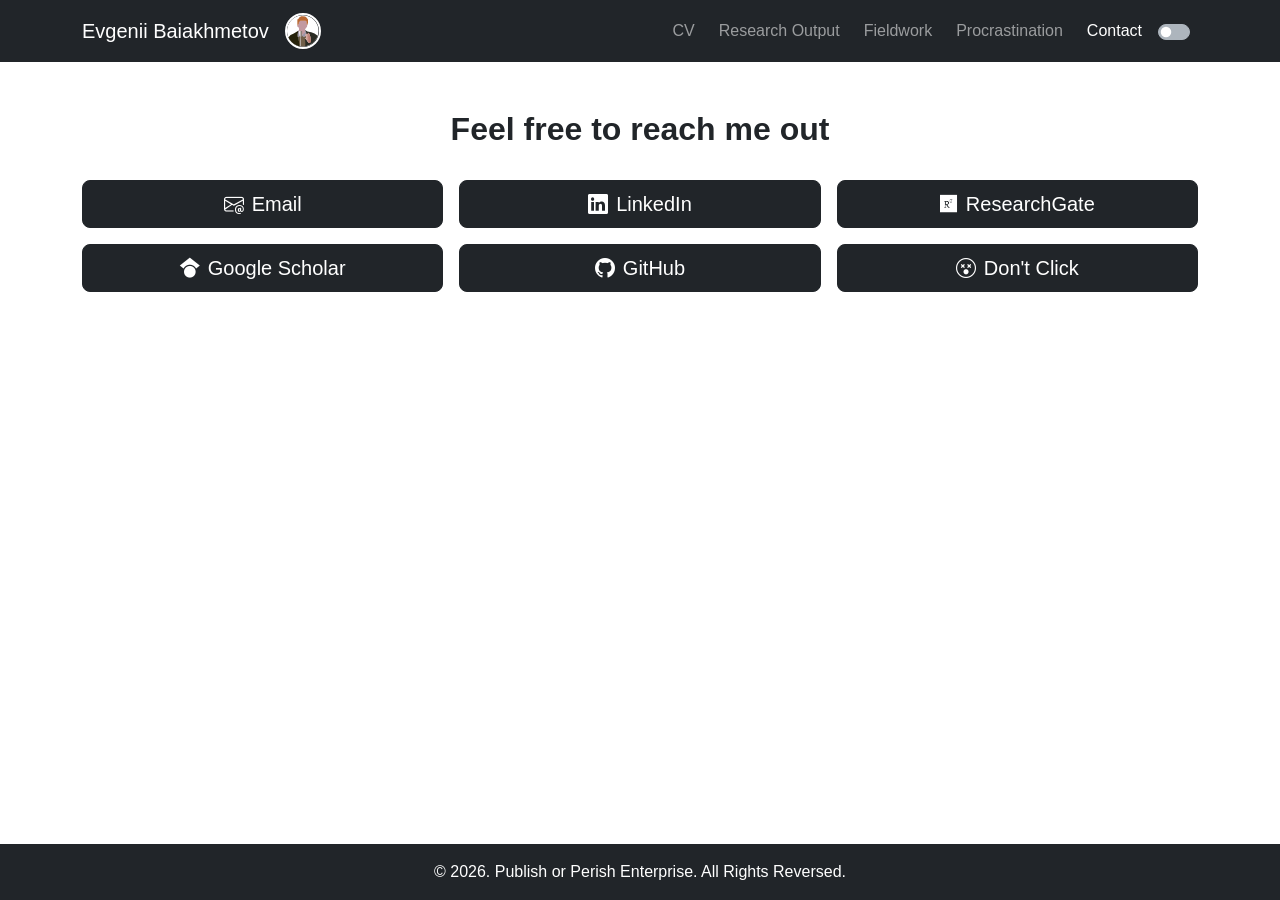
<file: contact.html>
<!DOCTYPE html>
<!-- ADDED data-bs-theme="light" for Bootstrap 5.3's native dark mode support -->
<html lang="en" data-bs-theme="dark">
<head>
    <meta charset="UTF-8">
    <meta name="viewport" content="width=device-width, initial-scale=1.0">
    <title>Contact & Academic Profiles | Evgenii Baiakhmetov</title>
    <meta name="description" content="Connect with Evgenii Baiakhmetov: Email, Google Scholar, ResearchGate, LinkedIn, and GitHub profiles. Researcher in evolutionary biology at XTBG, CAS.">
    <meta name="author" content="Evgenii Baiakhmetov">
    <meta name="keywords" content="Evgenii Baiakhmetov contact, email, Google Scholar, ResearchGate, LinkedIn, GitHub, XTBG CAS">
    <meta name="robots" content="index, follow, max-image-preview:large, max-snippet:-1, max-video-preview:-1">
    <link rel="canonical" href="https://niwdoog.github.io/Evgenii-Baiakhmetov/contact.html">

    <!-- Open Graph / Facebook / LinkedIn -->
    <meta property="og:type" content="profile">
    <meta property="og:url" content="https://niwdoog.github.io/Evgenii-Baiakhmetov/contact.html">
    <meta property="og:title" content="Contact & Academic Profiles | Evgenii Baiakhmetov">
    <meta property="og:description" content="Connect with Evgenii Baiakhmetov: Email, Google Scholar, ResearchGate, LinkedIn, and GitHub profiles.">
    <meta property="og:image" content="https://niwdoog.github.io/Evgenii-Baiakhmetov/avatar1.jpg">
    <meta property="og:site_name" content="Evgenii Baiakhmetov Portfolio">
    <meta property="og:locale" content="en_US">

    <!-- Twitter Cards -->
    <meta name="twitter:card" content="summary_large_image">
    <meta name="twitter:url" content="https://niwdoog.github.io/Evgenii-Baiakhmetov/contact.html">
    <meta name="twitter:title" content="Contact & Academic Profiles | Evgenii Baiakhmetov">
    <meta name="twitter:description" content="Connect with Evgenii Baiakhmetov: Email, Google Scholar, ResearchGate, LinkedIn, and GitHub profiles.">
    <meta name="twitter:image" content="https://niwdoog.github.io/Evgenii-Baiakhmetov/avatar1.jpg">

    <!-- JSON-LD Structured Data: ContactPage -->
    <script type="application/ld+json">
    {
      "@context": "https://schema.org",
      "@type": "ContactPage",
      "@id": "https://niwdoog.github.io/Evgenii-Baiakhmetov/contact.html#contact",
      "url": "https://niwdoog.github.io/Evgenii-Baiakhmetov/contact.html",
      "name": "Contact Evgenii Baiakhmetov",
      "description": "Contact information and professional scholarly profiles for Evgenii Baiakhmetov.",
      "mainEntity": {
        "@type": "Person",
        "name": "Evgenii Baiakhmetov",
        "email": "mailto:eugenebayahmetov@gmail.com",
        "sameAs": [
          "https://scholar.google.com/citations?user=iQx2UpQAAAAJ",
          "https://www.researchgate.net/profile/Evgenii-Baiakhmetov",
          "https://www.linkedin.com/in/evgenii-baiakhmetov/",
          "https://github.com/niwdoog"
        ]
      }
    }
    </script>
    <!-- Bootstrap CSS -->
    <link href="https://cdn.jsdelivr.net/npm/bootstrap@5.3.0/dist/css/bootstrap.min.css" rel="stylesheet">
    <!-- Bootstrap Icons (Email, LinkedIn, GitHub, Don't Click) -->
    <link rel="stylesheet" href="https://cdn.jsdelivr.net/npm/bootstrap-icons@1.11.3/font/bootstrap-icons.min.css">
    <!-- Font Awesome 6 (added ONLY for ResearchGate + Google Scholar) -->
    <link rel="stylesheet" href="https://cdnjs.cloudflare.com/ajax/libs/font-awesome/6.6.0/css/all.min.css">
    <link rel="stylesheet" href="style.css">

    <!-- CSS for the DNA Matrix Easter Egg & Toggle Button -->
    <style>
        #matrixCanvas {
            position: fixed;
            top: 0;
            left: 0;
            width: 100vw;
            height: 100vh;
            z-index: 9999; /* Ensures it covers everything */
            pointer-events: none; /* Allows clicking through the code */
            opacity: 0;
            transition: opacity 0.5s ease;
        }

        /* =========================================================
           TOGGLE BUTTON COLOR CONTROLS (Matched with index.html)
           ========================================================= */
        .form-check-input {
            background-color: #ADB5BD !important;
            border-color: #ADB5BD !important;
            background-image: url("data:image/svg+xml,%3csvg xmlns='http://www.w3.org/2000/svg' viewBox='-4 -4 8 8'%3e%3ccircle r='3' fill='%23ffffff'/%3e%3c/svg%3e") !important;
        }
        .form-check-input:checked {
            background-color: #ADB5BD !important;
            border-color: #ADB5BD !important;
            background-image: url("data:image/svg+xml,%3csvg xmlns='http://www.w3.org/2000/svg' viewBox='-4 -4 8 8'%3e%3ccircle r='3' fill='%23000000'/%3e%3c/svg%3e") !important;
        }
        .form-check-input:focus {
            box-shadow: none !important; 
            outline: none !important; 
        }
        /* ========================================================= */
    </style>
    <script>
        const preTheme = localStorage.getItem('theme') || 'dark';
        document.documentElement.setAttribute('data-bs-theme', preTheme);
    </script>
</head>

<body class="d-flex flex-column min-vh-100">

    <!-- Matrix Canvas (Hidden by default) -->
    <canvas id="matrixCanvas"></canvas>

    <!-- Navigation -->
    <nav class="navbar navbar-expand-lg navbar-dark bg-dark">
        <div class="container">
            <a class="navbar-brand d-flex align-items-center gap-3" href="index.html">
                Evgenii Baiakhmetov
                <!-- ADDED id="matrixLogo" -->
                <img src="logo.svg"
                     id="matrixLogo"
                     alt="Evgenii Baiakhmetov" 
                     class="rounded-circle flex-shrink-0"
                     style="width: 1.8em; height: 1.8em; object-fit: cover; border: 2px solid #fff;">
            </a>
            
            <!-- Mobile Menu Button -->
            <button class="navbar-toggler" type="button" data-bs-toggle="collapse" data-bs-target="#navbarNav" aria-controls="navbarNav" aria-expanded="false" aria-label="Toggle navigation">
                <span class="navbar-toggler-icon"></span>
            </button>

            <div class="collapse navbar-collapse" id="navbarNav">
                <ul class="navbar-nav ms-auto mb-2 mb-lg-0 align-items-center gap-3 gap-lg-2">
                    <li class="nav-item"><a class="nav-link" href="cv.html">CV</a></li>
                    <li class="nav-item"><a class="nav-link" href="Research_Output.html">Research Output</a></li>
                    <li class="nav-item"><a class="nav-link" href="fieldwork.html">Fieldwork</a></li>
                    <li class="nav-item"><a class="nav-link" href="procrastination.html">Procrastination</a></li>
                    <li class="nav-item"><a class="nav-link active" href="contact.html">Contact</a></li>

                    <li class="nav-item theme-toggle-wrapper d-flex align-items-center">
                        <div class="form-check form-switch m-0 d-flex align-items-center">
                            <input class="form-check-input mt-0" type="checkbox" id="theme-toggle" role="switch">
                            <label class="form-check-label text-white ms-2" for="theme-toggle"></label>
                        </div>
                    </li>
                </ul>
            </div>
        </div>
    </nav>

    <!-- Main Content Area -->
    <main class="flex-grow-1 container py-5" style="padding-bottom: 100px !important;">

        <!-- Connect with me Section -->
        <section class="mb-3">
            <div class="text-center mb-3">
                <h2 class="fw-bold fs-2">Feel free to reach me out</h2>
            </div>
            
            <div class="row g-3 mt-2">
                <!-- Email -->
                <div class="col-12 col-md-6 col-lg-4">
                    <a href="mailto:eugenebayahmetov@gmail.com" 
                       class="btn contact-btn btn-lg w-100 d-flex align-items-center justify-content-center gap-2">
                        <i class="bi bi-envelope-at"></i> Email
                    </a>
                </div>
                
                <!-- LinkedIn -->
                <div class="col-12 col-md-6 col-lg-4">
                    <a href="https://www.linkedin.com/in/evgenii-baiakhmetov/" target="_blank" 
                       class="btn contact-btn btn-lg w-100 d-flex align-items-center justify-content-center gap-2">
                        <i class="bi bi-linkedin"></i> LinkedIn
                    </a>
                </div>
                
                <!-- ResearchGate -->
                <div class="col-12 col-md-6 col-lg-4">
                    <a href="https://www.researchgate.net/profile/Evgenii-Baiakhmetov" target="_blank" 
                       class="btn contact-btn btn-lg w-100 d-flex align-items-center justify-content-center gap-2">
                        <i class="fa-brands fa-researchgate"></i> ResearchGate
                    </a>
                </div>
                
                <!-- Google Scholar -->
                <div class="col-12 col-md-6 col-lg-4">
                    <a href="https://scholar.google.com/citations?user=iQx2UpQAAAAJ" target="_blank" 
                       class="btn contact-btn btn-lg w-100 d-flex align-items-center justify-content-center gap-2">
                        <i class="fa-brands fa-google-scholar"></i> Google Scholar
                    </a>
                </div>
                
                <!-- GitHub -->
                <div class="col-12 col-md-6 col-lg-4">
                    <a href="https://github.com/niwdoog" target="_blank" 
                       class="btn contact-btn btn-lg w-100 d-flex align-items-center justify-content-center gap-2">
                        <i class="bi bi-github"></i> GitHub
                    </a>
                </div>
                
                <!-- Don't Click -->
                <div class="col-12 col-md-6 col-lg-4">
                    <a href="dont-click.html" 
                       class="btn contact-btn btn-lg w-100 d-flex align-items-center justify-content-center gap-2">
                        <i class="bi bi-emoji-dizzy"></i> Don't Click
                    </a>
                </div>
            </div>
        </section>

    </main>

    <!-- Footer -->
    <footer class="bg-dark text-white text-center py-3 fixed-bottom">
        &copy; 2026. Publish or Perish Enterprise. All Rights Reversed.
    </footer>

    <!-- Bootstrap JS + your script.js -->
    <script src="https://cdn.jsdelivr.net/npm/bootstrap@5.3.0/dist/js/bootstrap.bundle.min.js"></script>
    <script src="script.js"></script>

    <!-- DNA Matrix Easter Egg Script -->
    <script>
        (function() {
            const canvas = document.getElementById('matrixCanvas');
            const ctx = canvas.getContext('2d');
            const matrixLogo = document.getElementById('matrixLogo');

            canvas.width = window.innerWidth;
            canvas.height = window.innerHeight;

            // DNA Bases + Numbers
            const alphabet = 'ACGT012-9';

            const fontSize = 16;
            let columns = canvas.width / fontSize;
            let drops = [];
            
            // FIX: Randomize the starting positions of the drops so they fall asynchronously from the very first frame!
            for (let x = 0; x < columns; x++) {
                drops[x] = Math.floor(Math.random() * (canvas.height / fontSize)); 
            }

            let matrixInterval;
            let isMatrixActive = false;

            const drawMatrix = () => {
                ctx.fillStyle = 'rgba(0, 0, 0, 0.05)';
                ctx.fillRect(0, 0, canvas.width, canvas.height);
                
                ctx.fillStyle = '#0F0'; 
                ctx.font = fontSize + 'px monospace';
                
                for (let i = 0; i < drops.length; i++) {
                    const text = alphabet.charAt(Math.floor(Math.random() * alphabet.length));
                    ctx.fillText(text, i * fontSize, drops[i] * fontSize);
                    
                    if (drops[i] * fontSize > canvas.height && Math.random() > 0.975) {
                        drops[i] = 0;
                    }
                    drops[i]++;
                }
            };

            const startMatrix = () => {
                if (!isMatrixActive) { 
                    isMatrixActive = true; 
                    canvas.style.opacity = '1'; 
                    matrixInterval = setInterval(drawMatrix, 33); 
                }
            };

            const stopMatrix = () => {
                if (isMatrixActive) {
                    isMatrixActive = false; 
                    canvas.style.opacity = '0';
                    setTimeout(() => { 
                        if (!isMatrixActive) { 
                            clearInterval(matrixInterval); 
                            ctx.clearRect(0, 0, canvas.width, canvas.height); 
                        } 
                    }, 500);
                }
            };

            // DESKTOP: Trigger on mouse hover
            window.addEventListener('mousemove', (e) => {
                if (!matrixLogo) return;
                const rect = matrixLogo.getBoundingClientRect();
                const logoX = rect.left + rect.width / 2;
                const logoY = rect.top + rect.height / 2;
                
                const distance = Math.hypot(e.clientX - logoX, e.clientY - logoY);
                
                if (distance < 80) {
                    startMatrix();
                } else {
                    stopMatrix();
                }
            });

            // MOBILE: Trigger on tap (Runs for 4 seconds then fades out)
            if (matrixLogo) {
                matrixLogo.addEventListener('touchstart', (e) => {
                    startMatrix();
                    setTimeout(stopMatrix, 4000);
                }, { passive: true });
            }

            // Keep canvas sized correctly on rotation
            window.addEventListener('resize', () => {
                canvas.width = window.innerWidth;
                canvas.height = window.innerHeight;
                columns = canvas.width / fontSize;
                drops = [];
                // FIX: Ensure resizing also applies random staggers
                for (let x = 0; x < columns; x++) {
                    drops[x] = Math.floor(Math.random() * (canvas.height / fontSize));
                }
            });
        })();
    </script>
</body>
</html>
</file>
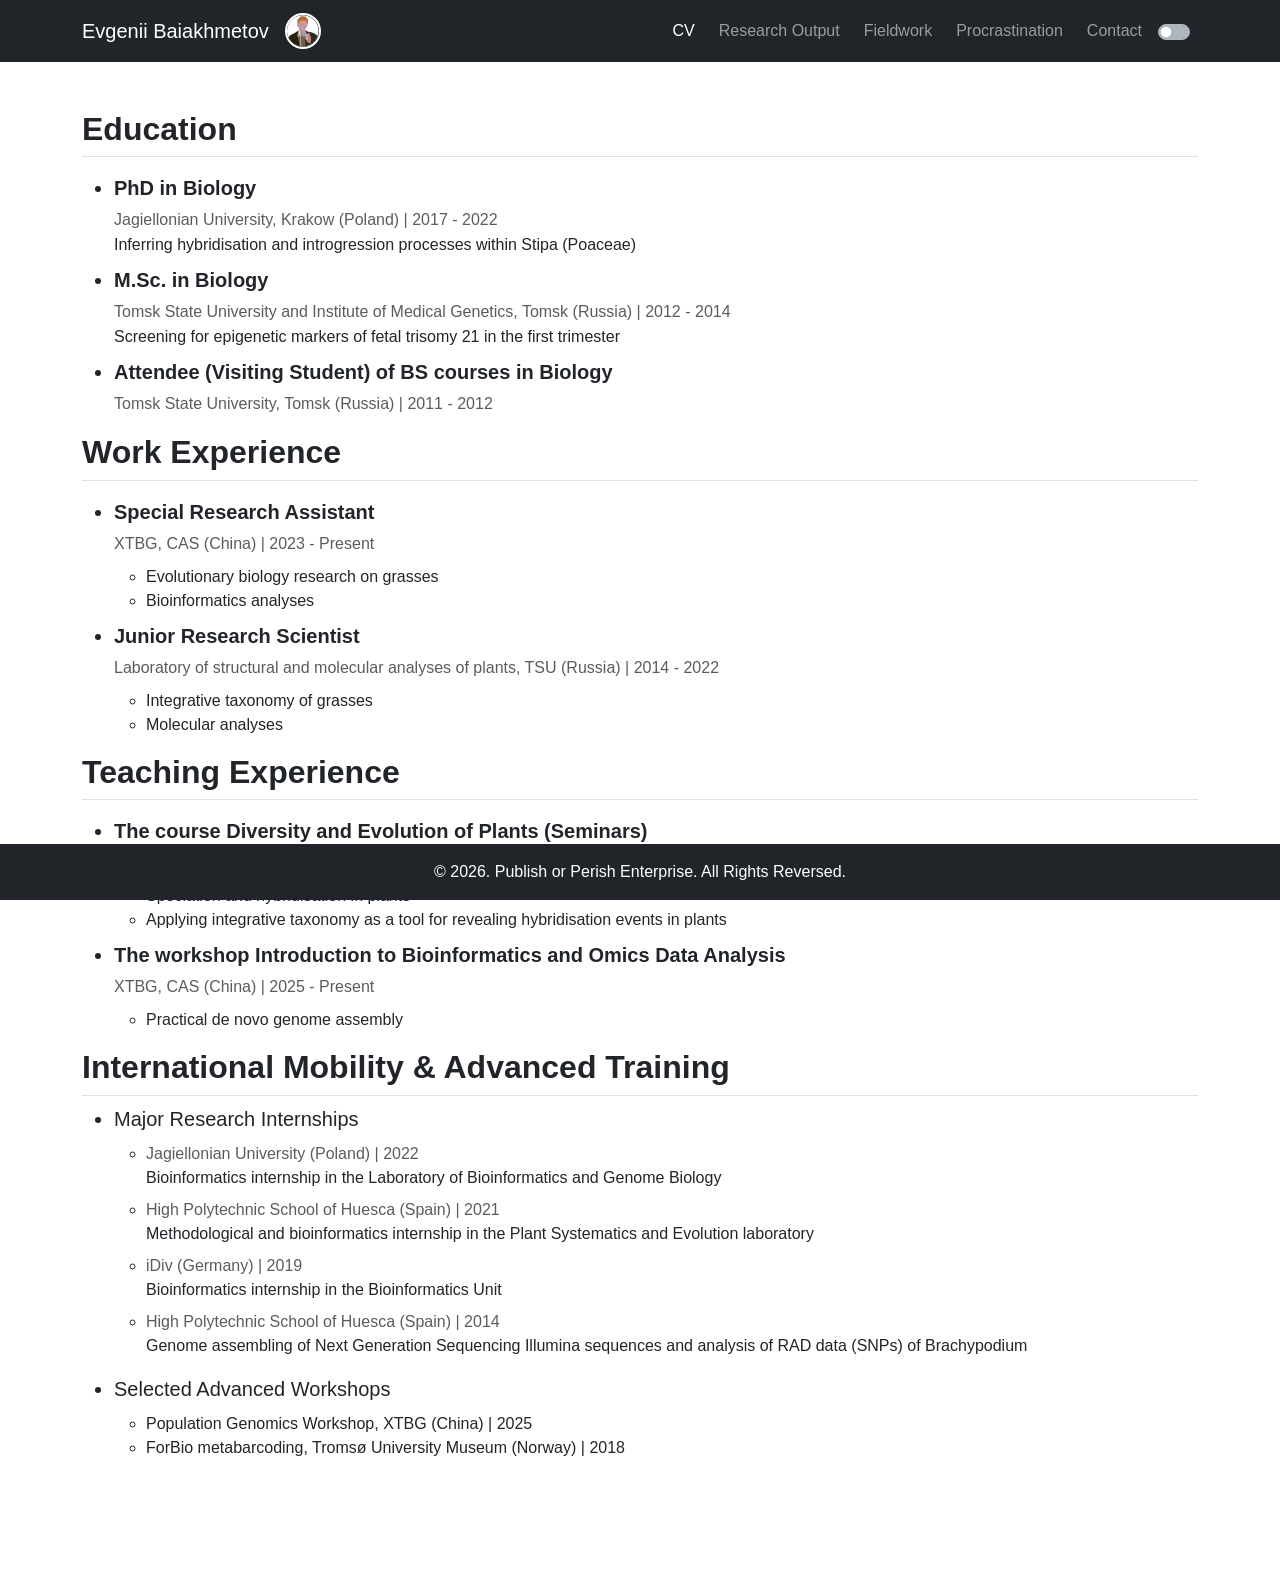
<file: CV.html>
<!DOCTYPE html>
<!-- ADDED data-bs-theme="light" for Bootstrap 5.3's native dark mode support -->
<html lang="en" data-bs-theme="light">
<head>
    <meta charset="UTF-8">
    <meta name="viewport" content="width=device-width, initial-scale=1.0">
    <!-- SEO Meta Tags -->
    <meta name="description" content="Personal portfolio">
    <title>Evgenii Baiakhmetov | CV</title>
    <!-- Bootstrap CSS -->
    <link href="https://cdn.jsdelivr.net/npm/bootstrap@5.3.0/dist/css/bootstrap.min.css" rel="stylesheet">
    <link rel="stylesheet" href="style.css">

    <!-- CSS for the DNA Matrix Easter Egg & Toggle Button -->
    <style>
        #matrixCanvas {
            position: fixed;
            top: 0;
            left: 0;
            width: 100vw;
            height: 100vh;
            z-index: 9999; /* Ensures it covers everything */
            pointer-events: none; /* Allows clicking through the code */
            opacity: 0;
            transition: opacity 0.5s ease;
        }

        /* =========================================================
           TOGGLE BUTTON COLOR CONTROLS (Matched with index.html)
           ========================================================= */
        .form-check-input {
            background-color: #ADB5BD !important;
            border-color: #ADB5BD !important;
            background-image: url("data:image/svg+xml,%3csvg xmlns='http://www.w3.org/2000/svg' viewBox='-4 -4 8 8'%3e%3ccircle r='3' fill='%23ffffff'/%3e%3c/svg%3e") !important;
        }
        .form-check-input:checked {
            background-color: #ADB5BD !important;
            border-color: #ADB5BD !important;
            background-image: url("data:image/svg+xml,%3csvg xmlns='http://www.w3.org/2000/svg' viewBox='-4 -4 8 8'%3e%3ccircle r='3' fill='%23000000'/%3e%3c/svg%3e") !important;
        }
        .form-check-input:focus {
            box-shadow: none !important; 
            outline: none !important; 
        }
        /* ========================================================= */
    </style>
</head>

<body class="d-flex flex-column min-vh-100">

    <!-- Matrix Canvas (Hidden by default) -->
    <canvas id="matrixCanvas"></canvas>

    <!-- Navigation -->
    <nav class="navbar navbar-expand-lg navbar-dark bg-dark">
        <div class="container">
            <a class="navbar-brand d-flex align-items-center gap-3" href="index.html">
                Evgenii Baiakhmetov
                <!-- ADDED id="matrixLogo" -->
                <img src="logo.svg"
                     id="matrixLogo"
                     alt="Evgenii Baiakhmetov" 
                     class="rounded-circle flex-shrink-0"
                     style="width: 1.8em; height: 1.8em; object-fit: cover; border: 2px solid #fff;">
            </a>
            
            <!-- Mobile Menu Button -->
            <button class="navbar-toggler" type="button" data-bs-toggle="collapse" data-bs-target="#navbarNav" aria-controls="navbarNav" aria-expanded="false" aria-label="Toggle navigation">
                <span class="navbar-toggler-icon"></span>
            </button>

            <div class="collapse navbar-collapse" id="navbarNav">
                <ul class="navbar-nav ms-auto mb-2 mb-lg-0 align-items-center gap-3 gap-lg-2">
                    <li class="nav-item"><a class="nav-link active" href="cv.html">CV</a></li>
                    <li class="nav-item"><a class="nav-link" href="Research_Output.html">Research Output</a></li>
                    <li class="nav-item"><a class="nav-link" href="fieldwork.html">Fieldwork</a></li>
                    <li class="nav-item"><a class="nav-link" href="procrastination.html">Procrastination</a></li>
                    <li class="nav-item"><a class="nav-link" href="contact.html">Contact</a></li>

                    <li class="nav-item theme-toggle-wrapper d-flex align-items-center">
                        <div class="form-check form-switch m-0 d-flex align-items-center">
                            <input class="form-check-input mt-0" type="checkbox" id="theme-toggle" role="switch">
                            <label class="form-check-label text-white ms-2" for="theme-toggle"></label>
                        </div>
                    </li>
                </ul>
            </div>
        </div>
    </nav>

    <!-- Main Content Area -->
    <main class="flex-grow-1 container py-5" style="padding-bottom: 100px !important;">  

        <!-- Education Section -->
        <section class="mb-3">
            <h2 class="fw-bold fs-2 border-bottom pb-2">Education</h2>
            <ul class="fs-5 mt-3">
                <li class="mb-2">
                    <strong>PhD in Biology</strong> <br>
                    <span class="text-muted fs-6"> Jagiellonian University, Krakow (Poland) | 2017 - 2022</span>
                    <p class="mb-0 fs-6">Inferring hybridisation and introgression processes within Stipa (Poaceae)</p>
                </li>
                <li class="mb-2">
                    <strong>M.Sc. in Biology</strong> <br>
                    <span class="text-muted fs-6">Tomsk State University and Institute of Medical Genetics, Tomsk (Russia) | 2012 - 2014</span>
                <p class="mb-0 fs-6">Screening for epigenetic markers of fetal trisomy 21 in the first trimester</p>
                </li>
                <li class="mb-2">
                    <strong>Attendee (Visiting Student) of BS courses in Biology</strong> <br>
                    <span class="text-muted fs-6">Tomsk State University, Tomsk (Russia) | 2011 - 2012</span>
                </li>
            </ul>
        </section>

        <!-- Work Experience Section -->
        <section class="mb-3">
            <h2 class="fw-bold fs-2 border-bottom pb-2">Work Experience</h2>
            <ul class="fs-5 mt-3">
                <li class="mb-2">
                    <strong>Special Research Assistant</strong> <br>
                    <span class="text-muted fs-6">XTBG, CAS (China) | 2023 - Present</span>
                    <ul class="fs-6 mt-2">
                        <li>Evolutionary biology research on grasses</li>
                        <li>Bioinformatics analyses</li>
                    </ul>
                </li>
                <li class="mb-2">
                    <strong>Junior Research Scientist</strong> <br>
                    <span class="text-muted fs-6">Laboratory of structural and molecular analyses of plants, TSU (Russia) | 2014 - 2022</span>
                    <ul class="fs-6 mt-2">
                        <li>Integrative taxonomy of grasses</li>
                        <li>Molecular analyses</li>
                    </ul>
                </li>
            </ul>
        </section>

        <!-- Teaching Experience Section -->
        <section class="mb-3">
            <h2 class="fw-bold fs-2 border-bottom pb-2">Teaching Experience</h2>
            <ul class="fs-5 mt-3">
                <li class="mb-2">
                    <strong>The course Diversity and Evolution of Plants (Seminars)</strong> <br>
                    <span class="text-muted fs-6">Jagiellonian University, Krakow (Poland) | 2020 - 2023</span>
                    <ul class="fs-6 mt-2">
                        <li>Speciation and hybridisation in plants</li>
                        <li>Applying integrative taxonomy as a tool for revealing hybridisation events in plants</li>
                    </ul>
                </li>
                <li class="mb-2">
                    <strong>The workshop Introduction to Bioinformatics and Omics Data Analysis</strong> <br>
                    <span class="text-muted fs-6">XTBG, CAS (China) | 2025 - Present</span>
                    <ul class="fs-6 mt-2">
                        <li>Practical de novo genome assembly</li>
                    </ul>
                </li>
            </ul>
        </section>

        <!-- Mobility & Training Section -->
        <section class="mb-3">
            <h2 class="fw-bold fs-2 border-bottom pb-2">International Mobility & Advanced Training</h2>
            <ul class="fs-5 mt-2">
                <li class="mb-2">Major Research Internships</li>
                    <ul class="fs-6 mt-2">
                        <li><span class="text-muted">Jagiellonian University (Poland) | 2022</span>
                        <p class="mb-0">Bioinformatics internship in the Laboratory of Bioinformatics and Genome Biology</p></li>
                        
                        <li class="mt-2"><span class="text-muted">High Polytechnic School of Huesca (Spain) | 2021</span>
                        <p class="mb-0">Methodological and bioinformatics internship in the Plant Systematics and Evolution laboratory</p></li>
                        
                        <li class="mt-2"><span class="text-muted">iDiv (Germany) | 2019</span>
                        <p class="mb-0">Bioinformatics internship in the Bioinformatics Unit</p></li>
                        
                        <li class="mt-2"><span class="text-muted">High Polytechnic School of Huesca (Spain) | 2014</span>
                        <p class="mb-0">Genome assembling of Next Generation Sequencing Illumina sequences and analysis of RAD data (SNPs) of Brachypodium</p></li>
                    </ul>
                <li class="mb-2 mt-3">Selected Advanced Workshops</li>
                    <ul class="fs-6 mt-2">
                        <li>Population Genomics Workshop, XTBG (China) | 2025</li>
                        <li>ForBio metabarcoding, Tromsø University Museum (Norway) | 2018</li>
                    </ul>
            </ul>
        </section>

    </main>

    <!-- Footer -->
    <footer class="bg-dark text-white text-center py-3 fixed-bottom">
        &copy; 2026. Publish or Perish Enterprise. All Rights Reversed.
    </footer>

    <!-- Bootstrap JS + your script.js -->
    <script src="https://cdn.jsdelivr.net/npm/bootstrap@5.3.0/dist/js/bootstrap.bundle.min.js"></script>
    <script src="script.js"></script>

    <!-- DNA Matrix Easter Egg Script -->
    <script>
        (function() {
            const canvas = document.getElementById('matrixCanvas');
            const ctx = canvas.getContext('2d');
            const matrixLogo = document.getElementById('matrixLogo');

            canvas.width = window.innerWidth;
            canvas.height = window.innerHeight;

            // DNA Bases + Numbers
            const latin = 'ACGT';
            const nums = '012-9';
            const alphabet = latin + nums;

            const fontSize = 16;
            let columns = canvas.width / fontSize;
            let drops = [];
            
            // FIX: Randomize the starting positions of the drops so they fall asynchronously from the very first frame!
            for (let x = 0; x < columns; x++) {
                drops[x] = Math.floor(Math.random() * (canvas.height / fontSize)); 
            }

            let matrixInterval;
            let isMatrixActive = false;

            const drawMatrix = () => {
                ctx.fillStyle = 'rgba(0, 0, 0, 0.05)';
                ctx.fillRect(0, 0, canvas.width, canvas.height);
                
                ctx.fillStyle = '#0F0'; 
                ctx.font = fontSize + 'px monospace';
                
                for (let i = 0; i < drops.length; i++) {
                    const text = alphabet.charAt(Math.floor(Math.random() * alphabet.length));
                    ctx.fillText(text, i * fontSize, drops[i] * fontSize);
                    
                    if (drops[i] * fontSize > canvas.height && Math.random() > 0.975) {
                        drops[i] = 0;
                    }
                    drops[i]++;
                }
            };

            const startMatrix = () => {
                if (!isMatrixActive) { 
                    isMatrixActive = true; 
                    canvas.style.opacity = '1'; 
                    matrixInterval = setInterval(drawMatrix, 33); 
                }
            };

            const stopMatrix = () => {
                if (isMatrixActive) {
                    isMatrixActive = false; 
                    canvas.style.opacity = '0';
                    setTimeout(() => { 
                        if (!isMatrixActive) { 
                            clearInterval(matrixInterval); 
                            ctx.clearRect(0, 0, canvas.width, canvas.height); 
                        } 
                    }, 500);
                }
            };

            // DESKTOP: Trigger on mouse hover
            window.addEventListener('mousemove', (e) => {
                if (!matrixLogo) return;
                const rect = matrixLogo.getBoundingClientRect();
                const logoX = rect.left + rect.width / 2;
                const logoY = rect.top + rect.height / 2;
                
                const distance = Math.hypot(e.clientX - logoX, e.clientY - logoY);
                
                if (distance < 80) {
                    startMatrix();
                } else {
                    stopMatrix();
                }
            });

            // MOBILE: Trigger on tap (Runs for 4 seconds then fades out)
            if (matrixLogo) {
                matrixLogo.addEventListener('touchstart', (e) => {
                    startMatrix();
                    setTimeout(stopMatrix, 4000);
                }, { passive: true });
            }

            // Keep canvas sized correctly on rotation
            window.addEventListener('resize', () => {
                canvas.width = window.innerWidth;
                canvas.height = window.innerHeight;
                columns = canvas.width / fontSize;
                drops = [];
                // FIX: Ensure resizing also applies random staggers
                for (let x = 0; x < columns; x++) {
                    drops[x] = Math.floor(Math.random() * (canvas.height / fontSize));
                }
            });
        })();
    </script>
</body>
</html>
</file>
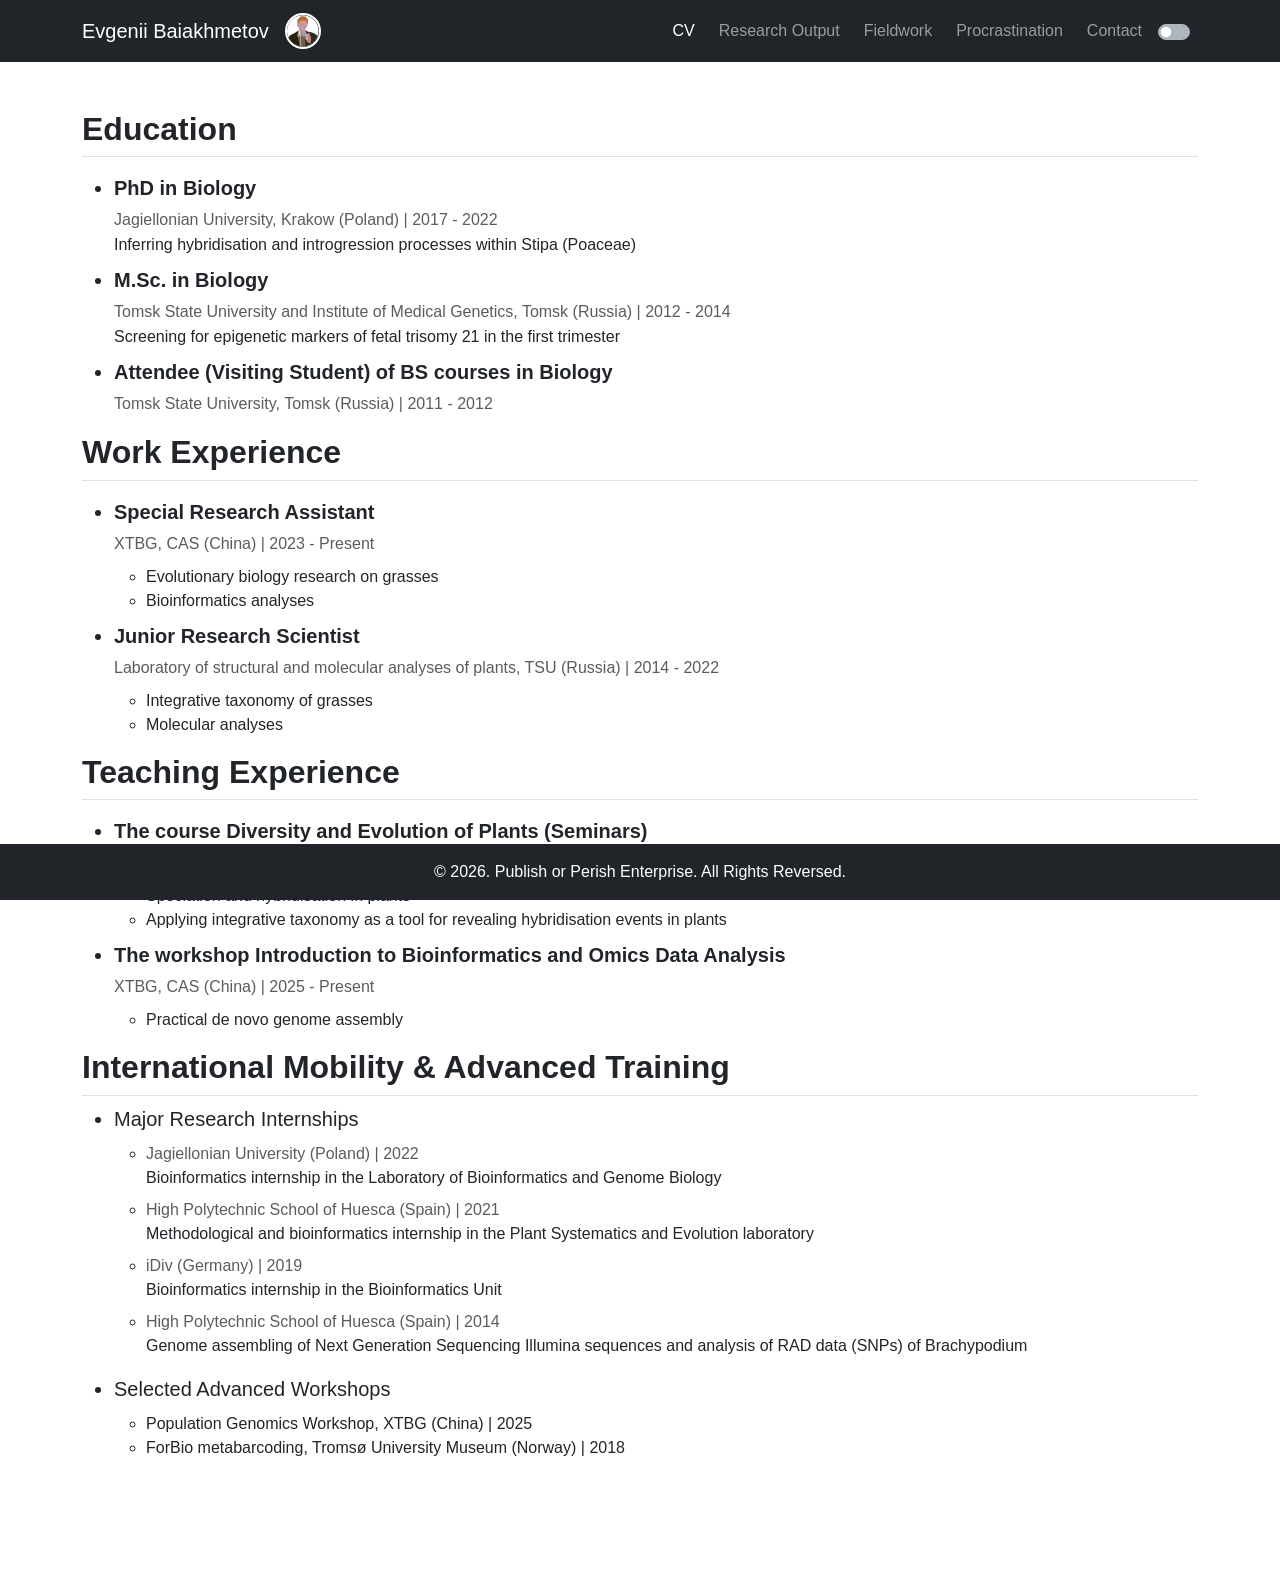
<file: cv.html>
<!DOCTYPE html>
<!-- ADDED data-bs-theme="light" for Bootstrap 5.3's native dark mode support -->
<html lang="en" data-bs-theme="dark">
<head>
    <meta charset="UTF-8">
    <meta name="viewport" content="width=device-width, initial-scale=1.0">
    <title>Curriculum Vitae | Evgenii Baiakhmetov</title>
    <meta name="description" content="Curriculum Vitae of Evgenii Baiakhmetov: PhD in Biology, Special Research Assistant at XTBG, CAS. Education, academic appointments, teaching, and international research mobility.">
    <meta name="author" content="Evgenii Baiakhmetov">
    <meta name="keywords" content="Evgenii Baiakhmetov CV, curriculum vitae, academic bio, education, Jagiellonian University, Tomsk State University, XTBG CAS, postdoctoral researcher, evolutionary biology, bioinformatics">
    <meta name="robots" content="index, follow, max-image-preview:large, max-snippet:-1, max-video-preview:-1">
    <link rel="canonical" href="https://niwdoog.github.io/Evgenii-Baiakhmetov/cv.html">

    <!-- Open Graph / Facebook / LinkedIn -->
    <meta property="og:type" content="profile">
    <meta property="og:url" content="https://niwdoog.github.io/Evgenii-Baiakhmetov/cv.html">
    <meta property="og:title" content="Curriculum Vitae | Evgenii Baiakhmetov">
    <meta property="og:description" content="Curriculum Vitae of Evgenii Baiakhmetov: PhD in Biology, Special Research Assistant at XTBG, CAS. Education, academic appointments, teaching, and international research mobility.">
    <meta property="og:image" content="https://niwdoog.github.io/Evgenii-Baiakhmetov/avatar1.jpg">
    <meta property="og:site_name" content="Evgenii Baiakhmetov Portfolio">
    <meta property="og:locale" content="en_US">

    <!-- Twitter Cards -->
    <meta name="twitter:card" content="summary_large_image">
    <meta name="twitter:url" content="https://niwdoog.github.io/Evgenii-Baiakhmetov/cv.html">
    <meta name="twitter:title" content="Curriculum Vitae | Evgenii Baiakhmetov">
    <meta name="twitter:description" content="Curriculum Vitae of Evgenii Baiakhmetov: PhD in Biology, Special Research Assistant at XTBG, CAS.">
    <meta name="twitter:image" content="https://niwdoog.github.io/Evgenii-Baiakhmetov/avatar1.jpg">

    <!-- JSON-LD Structured Data: ProfilePage -->
    <script type="application/ld+json">
    {
      "@context": "https://schema.org",
      "@type": "ProfilePage",
      "@id": "https://niwdoog.github.io/Evgenii-Baiakhmetov/cv.html#profile",
      "url": "https://niwdoog.github.io/Evgenii-Baiakhmetov/cv.html",
      "name": "Evgenii Baiakhmetov - Curriculum Vitae",
      "mainEntity": {
        "@type": "Person",
        "name": "Evgenii Baiakhmetov",
        "alternateName": "Eugene Baiakhmetov",
        "jobTitle": "Special Research Assistant",
        "worksFor": {
          "@type": "ResearchOrganization",
          "name": "Xishuangbanna Tropical Botanical Garden, Chinese Academy of Sciences (XTBG, CAS)"
        },
        "hasCredential": [
          {
            "@type": "EducationalOccupationalCredential",
            "credentialCategory": "degree",
            "educationalLevel": "Doctor of Philosophy (PhD)",
            "recognizedBy": {
              "@type": "CollegeOrUniversity",
              "name": "Jagiellonian University"
            }
          },
          {
            "@type": "EducationalOccupationalCredential",
            "credentialCategory": "degree",
            "educationalLevel": "Master of Science (M.Sc.)",
            "recognizedBy": {
              "@type": "CollegeOrUniversity",
              "name": "Tomsk State University"
            }
          }
        ],
        "sameAs": [
          "https://scholar.google.com/citations?user=iQx2UpQAAAAJ",
          "https://www.researchgate.net/profile/Evgenii-Baiakhmetov",
          "https://www.linkedin.com/in/evgenii-baiakhmetov/",
          "https://github.com/niwdoog"
        ]
      }
    }
    </script>
    <!-- Bootstrap CSS -->
    <link href="https://cdn.jsdelivr.net/npm/bootstrap@5.3.0/dist/css/bootstrap.min.css" rel="stylesheet">
    <link rel="stylesheet" href="style.css">

    <!-- CSS for the DNA Matrix Easter Egg & Toggle Button -->
    <style>
        #matrixCanvas {
            position: fixed;
            top: 0;
            left: 0;
            width: 100vw;
            height: 100vh;
            z-index: 9999; /* Ensures it covers everything */
            pointer-events: none; /* Allows clicking through the code */
            opacity: 0;
            transition: opacity 0.5s ease;
        }

        /* =========================================================
           TOGGLE BUTTON COLOR CONTROLS (Matched with index.html)
           ========================================================= */
        .form-check-input {
            background-color: #ADB5BD !important;
            border-color: #ADB5BD !important;
            background-image: url("data:image/svg+xml,%3csvg xmlns='http://www.w3.org/2000/svg' viewBox='-4 -4 8 8'%3e%3ccircle r='3' fill='%23ffffff'/%3e%3c/svg%3e") !important;
        }
        .form-check-input:checked {
            background-color: #ADB5BD !important;
            border-color: #ADB5BD !important;
            background-image: url("data:image/svg+xml,%3csvg xmlns='http://www.w3.org/2000/svg' viewBox='-4 -4 8 8'%3e%3ccircle r='3' fill='%23000000'/%3e%3c/svg%3e") !important;
        }
        .form-check-input:focus {
            box-shadow: none !important; 
            outline: none !important; 
        }
        /* ========================================================= */
    </style>
    <script>
        const preTheme = localStorage.getItem('theme') || 'dark';
        document.documentElement.setAttribute('data-bs-theme', preTheme);
    </script>
</head>

<body class="d-flex flex-column min-vh-100">

    <!-- Matrix Canvas (Hidden by default) -->
    <canvas id="matrixCanvas"></canvas>

    <!-- Navigation -->
    <nav class="navbar navbar-expand-lg navbar-dark bg-dark">
        <div class="container">
            <a class="navbar-brand d-flex align-items-center gap-3" href="index.html">
                Evgenii Baiakhmetov
                <!-- ADDED id="matrixLogo" -->
                <img src="logo.svg"
                     id="matrixLogo"
                     alt="Evgenii Baiakhmetov" 
                     class="rounded-circle flex-shrink-0"
                     style="width: 1.8em; height: 1.8em; object-fit: cover; border: 2px solid #fff;">
            </a>
            
            <!-- Mobile Menu Button -->
            <button class="navbar-toggler" type="button" data-bs-toggle="collapse" data-bs-target="#navbarNav" aria-controls="navbarNav" aria-expanded="false" aria-label="Toggle navigation">
                <span class="navbar-toggler-icon"></span>
            </button>

            <div class="collapse navbar-collapse" id="navbarNav">
                <ul class="navbar-nav ms-auto mb-2 mb-lg-0 align-items-center gap-3 gap-lg-2">
                    <li class="nav-item"><a class="nav-link active" href="cv.html">CV</a></li>
                    <li class="nav-item"><a class="nav-link" href="Research_Output.html">Research Output</a></li>
                    <li class="nav-item"><a class="nav-link" href="fieldwork.html">Fieldwork</a></li>
                    <li class="nav-item"><a class="nav-link" href="procrastination.html">Procrastination</a></li>
                    <li class="nav-item"><a class="nav-link" href="contact.html">Contact</a></li>

                    <li class="nav-item theme-toggle-wrapper d-flex align-items-center">
                        <div class="form-check form-switch m-0 d-flex align-items-center">
                            <input class="form-check-input mt-0" type="checkbox" id="theme-toggle" role="switch">
                            <label class="form-check-label text-white ms-2" for="theme-toggle"></label>
                        </div>
                    </li>
                </ul>
            </div>
        </div>
    </nav>

    <!-- Main Content Area -->
    <main class="flex-grow-1 container py-5" style="padding-bottom: 100px !important;">  

        <!-- Education Section -->
        <section class="mb-3">
            <h2 class="fw-bold fs-2 border-bottom pb-2">Education</h2>
            <ul class="fs-5 mt-3">
                <li class="mb-2">
                    <strong>PhD in Biology</strong> <br>
                    <span class="text-muted fs-6"> Jagiellonian University, Krakow (Poland) | 2017 - 2022</span>
                    <p class="mb-0 fs-6">Inferring hybridisation and introgression processes within Stipa (Poaceae)</p>
                </li>
                <li class="mb-2">
                    <strong>M.Sc. in Biology</strong> <br>
                    <span class="text-muted fs-6">Tomsk State University and Institute of Medical Genetics, Tomsk (Russia) | 2012 - 2014</span>
                <p class="mb-0 fs-6">Screening for epigenetic markers of fetal trisomy 21 in the first trimester</p>
                </li>
                <li class="mb-2">
                    <strong>Attendee (Visiting Student) of BS courses in Biology</strong> <br>
                    <span class="text-muted fs-6">Tomsk State University, Tomsk (Russia) | 2011 - 2012</span>
                </li>
            </ul>
        </section>

        <!-- Work Experience Section -->
        <section class="mb-3">
            <h2 class="fw-bold fs-2 border-bottom pb-2">Work Experience</h2>
            <ul class="fs-5 mt-3">
                <li class="mb-2">
                    <strong>Special Research Assistant</strong> <br>
                    <span class="text-muted fs-6">XTBG, CAS (China) | 2023 - Present</span>
                    <ul class="fs-6 mt-2">
                        <li>Evolutionary biology research on grasses</li>
                        <li>Bioinformatics analyses</li>
                    </ul>
                </li>
                <li class="mb-2">
                    <strong>Junior Research Scientist</strong> <br>
                    <span class="text-muted fs-6">Laboratory of structural and molecular analyses of plants, TSU (Russia) | 2014 - 2022</span>
                    <ul class="fs-6 mt-2">
                        <li>Integrative taxonomy of grasses</li>
                        <li>Molecular analyses</li>
                    </ul>
                </li>
            </ul>
        </section>

        <!-- Teaching Experience Section -->
        <section class="mb-3">
            <h2 class="fw-bold fs-2 border-bottom pb-2">Teaching Experience</h2>
            <ul class="fs-5 mt-3">
                <li class="mb-2">
                    <strong>The course Diversity and Evolution of Plants (Seminars)</strong> <br>
                    <span class="text-muted fs-6">Jagiellonian University, Krakow (Poland) | 2020 - 2023</span>
                    <ul class="fs-6 mt-2">
                        <li>Speciation and hybridisation in plants</li>
                        <li>Applying integrative taxonomy as a tool for revealing hybridisation events in plants</li>
                    </ul>
                </li>
                <li class="mb-2">
                    <strong>The workshop Introduction to Bioinformatics and Omics Data Analysis</strong> <br>
                    <span class="text-muted fs-6">XTBG, CAS (China) | 2025 - Present</span>
                    <ul class="fs-6 mt-2">
                        <li>Practical de novo genome assembly</li>
                    </ul>
                </li>
            </ul>
        </section>

        <!-- Mobility & Training Section -->
        <section class="mb-3">
            <h2 class="fw-bold fs-2 border-bottom pb-2">International Mobility & Advanced Training</h2>
            <ul class="fs-5 mt-2">
                <li class="mb-2">Major Research Internships</li>
                    <ul class="fs-6 mt-2">
                        <li><span class="text-muted">Jagiellonian University (Poland) | 2022</span>
                        <p class="mb-0">Bioinformatics internship in the Laboratory of Bioinformatics and Genome Biology</p></li>
                        
                        <li class="mt-2"><span class="text-muted">High Polytechnic School of Huesca (Spain) | 2021</span>
                        <p class="mb-0">Methodological and bioinformatics internship in the Plant Systematics and Evolution laboratory</p></li>
                        
                        <li class="mt-2"><span class="text-muted">iDiv (Germany) | 2019</span>
                        <p class="mb-0">Bioinformatics internship in the Bioinformatics Unit</p></li>
                        
                        <li class="mt-2"><span class="text-muted">High Polytechnic School of Huesca (Spain) | 2014</span>
                        <p class="mb-0">Genome assembling of Next Generation Sequencing Illumina sequences and analysis of RAD data (SNPs) of Brachypodium</p></li>
                    </ul>
                <li class="mb-2 mt-3">Selected Advanced Workshops</li>
                    <ul class="fs-6 mt-2">
                        <li>Population Genomics Workshop, XTBG (China) | 2025</li>
                        <li>ForBio metabarcoding, Tromsø University Museum (Norway) | 2018</li>
                    </ul>
            </ul>
        </section>

    </main>

    <!-- Footer -->
    <footer class="bg-dark text-white text-center py-3 fixed-bottom">
        &copy; 2026. Publish or Perish Enterprise. All Rights Reversed.
    </footer>

    <!-- Bootstrap JS + your script.js -->
    <script src="https://cdn.jsdelivr.net/npm/bootstrap@5.3.0/dist/js/bootstrap.bundle.min.js"></script>
    <script src="script.js"></script>

    <!-- DNA Matrix Easter Egg Script -->
    <script>
        (function() {
            const canvas = document.getElementById('matrixCanvas');
            const ctx = canvas.getContext('2d');
            const matrixLogo = document.getElementById('matrixLogo');

            canvas.width = window.innerWidth;
            canvas.height = window.innerHeight;

            // DNA Bases + Numbers
            const latin = 'ACGT';
            const nums = '012-9';
            const alphabet = latin + nums;

            const fontSize = 16;
            let columns = canvas.width / fontSize;
            let drops = [];
            
            // FIX: Randomize the starting positions of the drops so they fall asynchronously from the very first frame!
            for (let x = 0; x < columns; x++) {
                drops[x] = Math.floor(Math.random() * (canvas.height / fontSize)); 
            }

            let matrixInterval;
            let isMatrixActive = false;

            const drawMatrix = () => {
                ctx.fillStyle = 'rgba(0, 0, 0, 0.05)';
                ctx.fillRect(0, 0, canvas.width, canvas.height);
                
                ctx.fillStyle = '#0F0'; 
                ctx.font = fontSize + 'px monospace';
                
                for (let i = 0; i < drops.length; i++) {
                    const text = alphabet.charAt(Math.floor(Math.random() * alphabet.length));
                    ctx.fillText(text, i * fontSize, drops[i] * fontSize);
                    
                    if (drops[i] * fontSize > canvas.height && Math.random() > 0.975) {
                        drops[i] = 0;
                    }
                    drops[i]++;
                }
            };

            const startMatrix = () => {
                if (!isMatrixActive) { 
                    isMatrixActive = true; 
                    canvas.style.opacity = '1'; 
                    matrixInterval = setInterval(drawMatrix, 33); 
                }
            };

            const stopMatrix = () => {
                if (isMatrixActive) {
                    isMatrixActive = false; 
                    canvas.style.opacity = '0';
                    setTimeout(() => { 
                        if (!isMatrixActive) { 
                            clearInterval(matrixInterval); 
                            ctx.clearRect(0, 0, canvas.width, canvas.height); 
                        } 
                    }, 500);
                }
            };

            // DESKTOP: Trigger on mouse hover
            window.addEventListener('mousemove', (e) => {
                if (!matrixLogo) return;
                const rect = matrixLogo.getBoundingClientRect();
                const logoX = rect.left + rect.width / 2;
                const logoY = rect.top + rect.height / 2;
                
                const distance = Math.hypot(e.clientX - logoX, e.clientY - logoY);
                
                if (distance < 80) {
                    startMatrix();
                } else {
                    stopMatrix();
                }
            });

            // MOBILE: Trigger on tap (Runs for 4 seconds then fades out)
            if (matrixLogo) {
                matrixLogo.addEventListener('touchstart', (e) => {
                    startMatrix();
                    setTimeout(stopMatrix, 4000);
                }, { passive: true });
            }

            // Keep canvas sized correctly on rotation
            window.addEventListener('resize', () => {
                canvas.width = window.innerWidth;
                canvas.height = window.innerHeight;
                columns = canvas.width / fontSize;
                drops = [];
                // FIX: Ensure resizing also applies random staggers
                for (let x = 0; x < columns; x++) {
                    drops[x] = Math.floor(Math.random() * (canvas.height / fontSize));
                }
            });
        })();
    </script>
</body>
</html>
</file>
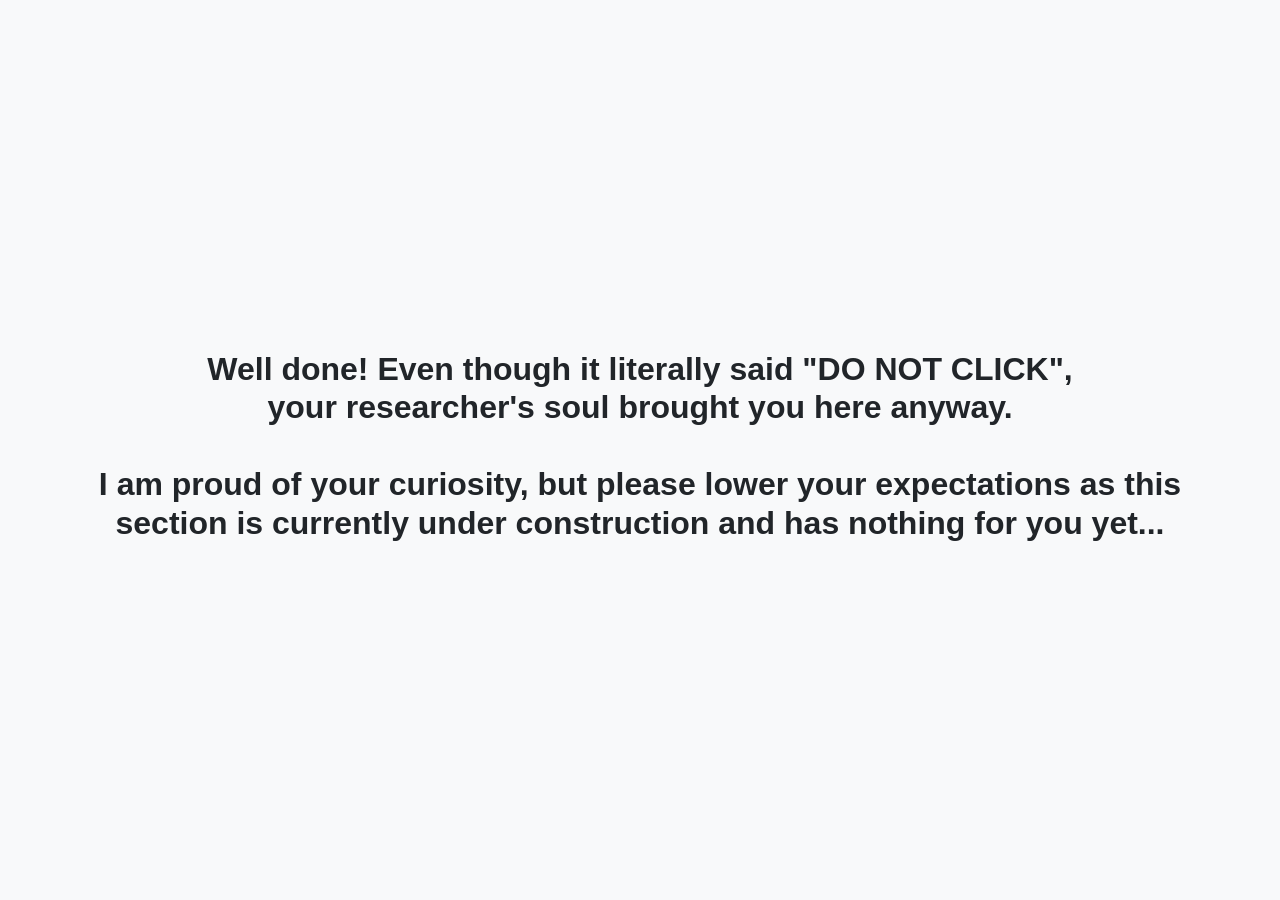
<file: dont-click.html>
<!DOCTYPE html>
<html lang="en">
<head>
    <meta charset="UTF-8">
    <meta name="viewport" content="width=device-width, initial-scale=1.0">
    <title>Under Construction | Evgenii Baiakhmetov</title>
    <meta name="robots" content="noindex, follow">
    <link rel="canonical" href="https://niwdoog.github.io/Evgenii-Baiakhmetov/dont-click.html">
    <link href="https://cdn.jsdelivr.net/npm/bootstrap@5.3.0/dist/css/bootstrap.min.css" rel="stylesheet">
    <link rel="stylesheet" href="style.css">
    <style>
        /* Ensures the main area fills the entire screen height */
        .full-height {
            min-height: 100vh;
        }
    </style>
</head>

<body class="bg-light">

    <main class="container d-flex align-items-center justify-content-center full-height">

        <section class="text-center">
            <h2 class="fw-bold fs-2">
                Well done! Even though it literally said "DO NOT CLICK", <br> 
                your researcher's soul brought you here anyway. <br><br>
                I am proud of your curiosity, but please lower your expectations as this section is currently under construction and has nothing for you yet...
            </h2>
        </section>

    </main>

    <script src="https://cdn.jsdelivr.net/npm/bootstrap@5.3.0/dist/js/bootstrap.bundle.min.js"></script>
</body>
</html>
</file>
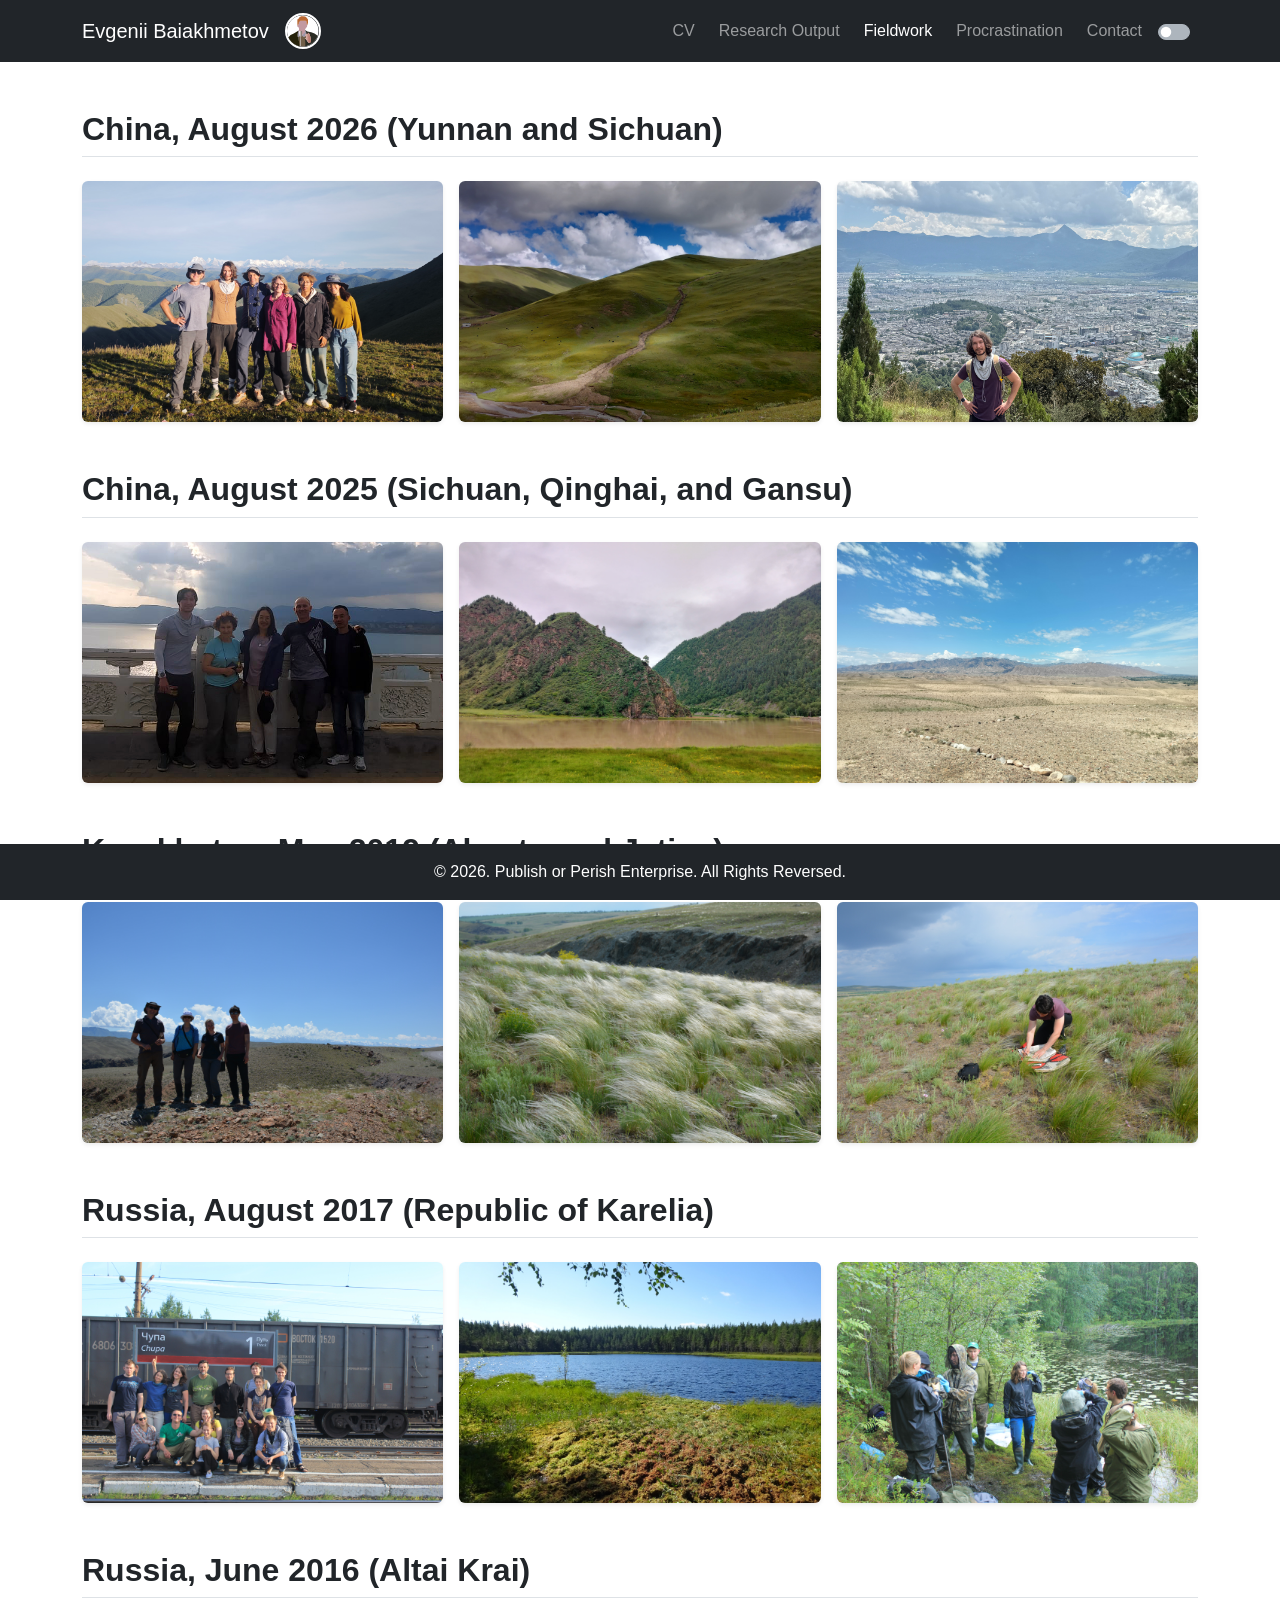
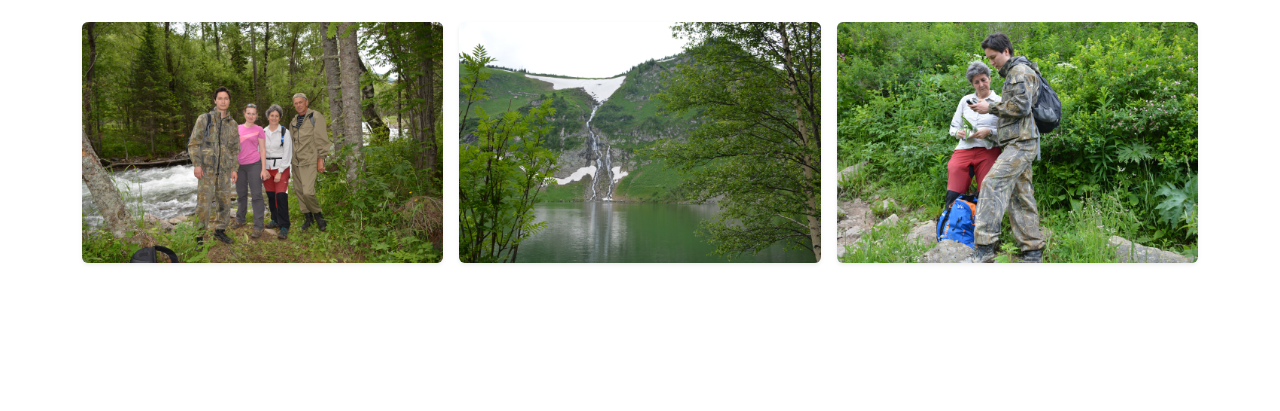
<file: fieldwork.html>
<!DOCTYPE html>
<!-- ADDED data-bs-theme="light" for Bootstrap 5.3's native dark mode support -->
<html lang="en" data-bs-theme="dark">
<head>
    <meta charset="UTF-8">
    <meta name="viewport" content="width=device-width, initial-scale=1.0">
    <title>Fieldwork & Botanical Expeditions | Evgenii Baiakhmetov</title>
    <meta name="description" content="Botanical expeditions and fieldwork by Evgenii Baiakhmetov across Karelia, Altai, Kazakhstan, and China studying flora and collecting plant specimens.">
    <meta name="author" content="Evgenii Baiakhmetov">
    <meta name="keywords" content="Evgenii Baiakhmetov fieldwork, botanical expeditions, plant collection, flora of Altai, Karelia, Kazakhstan, Yunnan, China, biodiversity">
    <meta name="robots" content="index, follow, max-image-preview:large, max-snippet:-1, max-video-preview:-1">
    <link rel="canonical" href="https://niwdoog.github.io/Evgenii-Baiakhmetov/fieldwork.html">

    <!-- Open Graph / Facebook / LinkedIn -->
    <meta property="og:type" content="article">
    <meta property="og:url" content="https://niwdoog.github.io/Evgenii-Baiakhmetov/fieldwork.html">
    <meta property="og:title" content="Fieldwork & Botanical Expeditions | Evgenii Baiakhmetov">
    <meta property="og:description" content="Botanical expeditions and fieldwork by Evgenii Baiakhmetov across Karelia, Altai, Kazakhstan, and China studying flora and collecting plant specimens.">
    <meta property="og:image" content="https://niwdoog.github.io/Evgenii-Baiakhmetov/Altai1.JPG">
    <meta property="og:site_name" content="Evgenii Baiakhmetov Portfolio">
    <meta property="og:locale" content="en_US">

    <!-- Twitter Cards -->
    <meta name="twitter:card" content="summary_large_image">
    <meta name="twitter:url" content="https://niwdoog.github.io/Evgenii-Baiakhmetov/fieldwork.html">
    <meta name="twitter:title" content="Fieldwork & Botanical Expeditions | Evgenii Baiakhmetov">
    <meta name="twitter:description" content="Botanical expeditions and fieldwork by Evgenii Baiakhmetov across Karelia, Altai, Kazakhstan, and China.">
    <meta name="twitter:image" content="https://niwdoog.github.io/Evgenii-Baiakhmetov/Altai1.JPG">

    <!-- JSON-LD Structured Data: ImageGallery & CollectionPage -->
    <script type="application/ld+json">
    {
      "@context": "https://schema.org",
      "@type": "CollectionPage",
      "@id": "https://niwdoog.github.io/Evgenii-Baiakhmetov/fieldwork.html#gallery",
      "url": "https://niwdoog.github.io/Evgenii-Baiakhmetov/fieldwork.html",
      "name": "Botanical Expeditions and Fieldwork - Evgenii Baiakhmetov",
      "description": "Photo gallery and records of botanical fieldwork expeditions across Karelia, Altai, Kazakhstan, and China.",
      "author": {
        "@type": "Person",
        "name": "Evgenii Baiakhmetov"
      }
    }
    </script>
    <!-- Bootstrap CSS -->
    <link href="https://cdn.jsdelivr.net/npm/bootstrap@5.3.0/dist/css/bootstrap.min.css" rel="stylesheet">
    <link rel="stylesheet" href="style.css">

    <!-- CSS Fixes & Matrix Overlay -->
    <style>
        /* Keeps all fieldwork photos identical in size */
        .field-photo {
            width: 100%;
            aspect-ratio: 3 / 2; /* You can change this to 4/3 or 16/9 if you prefer */
            object-fit: cover;
        }

        /* CSS for the DNA Matrix Easter Egg */
        #matrixCanvas {
            position: fixed;
            top: 0;
            left: 0;
            width: 100vw;
            height: 100vh;
            z-index: 9999; /* Ensures it covers everything */
            pointer-events: none; /* Allows clicking through the code */
            opacity: 0;
            transition: opacity 0.5s ease;
        }

        /* =========================================================
           TOGGLE BUTTON COLOR CONTROLS (Matched with index.html)
           ========================================================= */
        .form-check-input {
            background-color: #ADB5BD !important;
            border-color: #ADB5BD !important;
            background-image: url("data:image/svg+xml,%3csvg xmlns='http://www.w3.org/2000/svg' viewBox='-4 -4 8 8'%3e%3ccircle r='3' fill='%23ffffff'/%3e%3c/svg%3e") !important;
        }
        .form-check-input:checked {
            background-color: #ADB5BD !important;
            border-color: #ADB5BD !important;
            background-image: url("data:image/svg+xml,%3csvg xmlns='http://www.w3.org/2000/svg' viewBox='-4 -4 8 8'%3e%3ccircle r='3' fill='%23000000'/%3e%3c/svg%3e") !important;
        }
        .form-check-input:focus {
            box-shadow: none !important; 
            outline: none !important; 
        }
        /* ========================================================= */
    </style>
    <script>
        const preTheme = localStorage.getItem('theme') || 'dark';
        document.documentElement.setAttribute('data-bs-theme', preTheme);
    </script>
</head>

<body class="d-flex flex-column min-vh-100">

    <!-- Matrix Canvas (Hidden by default) -->
    <canvas id="matrixCanvas"></canvas>

    <!-- Navigation -->
    <nav class="navbar navbar-expand-lg navbar-dark bg-dark">
        <div class="container">
            <a class="navbar-brand d-flex align-items-center gap-3" href="index.html">
                Evgenii Baiakhmetov
                <!-- ADDED id="matrixLogo" -->
                <img src="logo.svg"
                     id="matrixLogo"
                     alt="Evgenii Baiakhmetov" 
                     class="rounded-circle flex-shrink-0"
                     style="width: 1.8em; height: 1.8em; object-fit: cover; border: 2px solid #fff;">
            </a>
            
            <!-- Mobile Menu Button -->
            <button class="navbar-toggler" type="button" data-bs-toggle="collapse" data-bs-target="#navbarNav" aria-controls="navbarNav" aria-expanded="false" aria-label="Toggle navigation">
                <span class="navbar-toggler-icon"></span>
            </button>

            <div class="collapse navbar-collapse" id="navbarNav">
                <ul class="navbar-nav ms-auto mb-2 mb-lg-0 align-items-center gap-3 gap-lg-2">
                    <li class="nav-item"><a class="nav-link" href="cv.html">CV</a></li>
                    <li class="nav-item"><a class="nav-link" href="Research_Output.html">Research Output</a></li>
                    <li class="nav-item"><a class="nav-link active" href="fieldwork.html">Fieldwork</a></li>
                    <li class="nav-item"><a class="nav-link" href="procrastination.html">Procrastination</a></li>
                    <li class="nav-item"><a class="nav-link" href="contact.html">Contact</a></li>

                    <li class="nav-item theme-toggle-wrapper d-flex align-items-center">
                        <div class="form-check form-switch m-0 d-flex align-items-center">
                            <input class="form-check-input mt-0" type="checkbox" id="theme-toggle" role="switch">
                            <label class="form-check-label text-white ms-2" for="theme-toggle"></label>
                        </div>
                    </li>
                </ul>
            </div>
        </div>
    </nav>

    <!-- Main Content Area -->
    <main class="flex-grow-1 container py-5" style="padding-bottom: 100px !important;">

        <section class="mb-5">
            <h2 class="fw-bold fs-2 border-bottom pb-2">China, August 2026 (Yunnan and Sichuan)</h2>
            <div class="row g-3 mt-2">
                <div class="col-md-4">
                    <img src="china4.jpg" class="img-fluid rounded shadow-sm field-photo" alt="Fieldwork in China">
                </div>
                <div class="col-md-4">
                    <img src="china5.jpg" class="img-fluid rounded shadow-sm field-photo" alt="Fieldwork in China">
                </div>
                <div class="col-md-4">
                    <img src="china6.jpg" class="img-fluid rounded shadow-sm field-photo" alt="Fieldwork in China">
                </div>
            </div>
        </section>

        <section class="mb-5">
            <h2 class="fw-bold fs-2 border-bottom pb-2">China, August 2025 (Sichuan, Qinghai, and Gansu)</h2>
            <div class="row g-3 mt-2">
                <div class="col-md-4">
                    <img src="china1.jpg" class="img-fluid rounded shadow-sm field-photo" alt="Fieldwork in China">
                </div>
                <div class="col-md-4">
                    <img src="china2.jpg" class="img-fluid rounded shadow-sm field-photo" alt="Fieldwork in China">
                </div>
                <div class="col-md-4">
                    <img src="china3.jpg" class="img-fluid rounded shadow-sm field-photo" alt="Fieldwork in China">
                </div>
            </div>
        </section>

        <section class="mb-5">
            <h2 class="fw-bold fs-2 border-bottom pb-2">Kazakhstan, May 2019 (Almaty and Jetisu)</h2>
            <div class="row g-3 mt-2">
                <div class="col-md-4">
                    <img src="kazakh1.JPG" class="img-fluid rounded shadow-sm field-photo" alt="Fieldwork in Kazakhstan">
                </div>
                <div class="col-md-4">
                    <img src="kazakh2.JPG" class="img-fluid rounded shadow-sm field-photo" alt="Fieldwork in Kazakhstan">
                </div>
                <div class="col-md-4">
                    <img src="kazakh3.JPG" class="img-fluid rounded shadow-sm field-photo" alt="Fieldwork in Kazakhstan">
                </div>
            </div>
        </section>

        <section class="mb-5">
            <h2 class="fw-bold fs-2 border-bottom pb-2">Russia, August 2017 (Republic of Karelia)</h2>
            <div class="row g-3 mt-2">
                <div class="col-md-4">
                    <img src="karelia1.JPG" class="img-fluid rounded shadow-sm field-photo" alt="Fieldwork in Karelia">
                </div>
                <div class="col-md-4">
                    <img src="karelia2.JPG" class="img-fluid rounded shadow-sm field-photo" alt="Fieldwork in Karelia">
                </div>
                <div class="col-md-4">
                    <img src="karelia3.JPG" class="img-fluid rounded shadow-sm field-photo" alt="Fieldwork in Karelia">
                </div>
            </div>
        </section>

        <section class="mb-5">
            <h2 class="fw-bold fs-2 border-bottom pb-2">Russia, June 2016 (Altai Krai)</h2>
            <div class="row g-3 mt-2">
                <div class="col-md-4">
                    <img src="Altai2.JPG" class="img-fluid rounded shadow-sm field-photo" alt="Fieldwork in Altai">
                </div>
                <div class="col-md-4">
                    <img src="Altai1.JPG" class="img-fluid rounded shadow-sm field-photo" alt="Fieldwork in Altai">
                </div>
                <div class="col-md-4">
                    <img src="altai3.JPG" class="img-fluid rounded shadow-sm field-photo" alt="Fieldwork in Altai">
                </div>
            </div>
        </section>

    </main>

    <!-- Footer -->
    <footer class="bg-dark text-white text-center py-3 fixed-bottom">
        &copy; 2026. Publish or Perish Enterprise. All Rights Reversed.
    </footer>

    <!-- Bootstrap JS + your script.js -->
    <script src="https://cdn.jsdelivr.net/npm/bootstrap@5.3.0/dist/js/bootstrap.bundle.min.js"></script>
    <script src="script.js"></script>

    <!-- DNA Matrix Easter Egg Script -->
    <script>
        (function() {
            const canvas = document.getElementById('matrixCanvas');
            const ctx = canvas.getContext('2d');
            const matrixLogo = document.getElementById('matrixLogo');

            canvas.width = window.innerWidth;
            canvas.height = window.innerHeight;

            // DNA Bases + Numbers
            const alphabet = 'ACGT012-9';

            const fontSize = 16;
            let columns = canvas.width / fontSize;
            let drops = [];
            
            // FIX: Randomize the starting positions of the drops so they fall asynchronously from the very first frame!
            for (let x = 0; x < columns; x++) {
                drops[x] = Math.floor(Math.random() * (canvas.height / fontSize)); 
            }

            let matrixInterval;
            let isMatrixActive = false;

            const drawMatrix = () => {
                ctx.fillStyle = 'rgba(0, 0, 0, 0.05)';
                ctx.fillRect(0, 0, canvas.width, canvas.height);
                
                ctx.fillStyle = '#0F0'; 
                ctx.font = fontSize + 'px monospace';
                
                for (let i = 0; i < drops.length; i++) {
                    const text = alphabet.charAt(Math.floor(Math.random() * alphabet.length));
                    ctx.fillText(text, i * fontSize, drops[i] * fontSize);
                    
                    if (drops[i] * fontSize > canvas.height && Math.random() > 0.975) {
                        drops[i] = 0;
                    }
                    drops[i]++;
                }
            };

            const startMatrix = () => {
                if (!isMatrixActive) { 
                    isMatrixActive = true; 
                    canvas.style.opacity = '1'; 
                    matrixInterval = setInterval(drawMatrix, 33); 
                }
            };

            const stopMatrix = () => {
                if (isMatrixActive) {
                    isMatrixActive = false; 
                    canvas.style.opacity = '0';
                    setTimeout(() => { 
                        if (!isMatrixActive) { 
                            clearInterval(matrixInterval); 
                            ctx.clearRect(0, 0, canvas.width, canvas.height); 
                        } 
                    }, 500);
                }
            };

            // DESKTOP: Trigger on mouse hover
            window.addEventListener('mousemove', (e) => {
                if (!matrixLogo) return;
                const rect = matrixLogo.getBoundingClientRect();
                const logoX = rect.left + rect.width / 2;
                const logoY = rect.top + rect.height / 2;
                
                const distance = Math.hypot(e.clientX - logoX, e.clientY - logoY);
                
                if (distance < 80) {
                    startMatrix();
                } else {
                    stopMatrix();
                }
            });

            // MOBILE: Trigger on tap (Runs for 4 seconds then fades out)
            if (matrixLogo) {
                matrixLogo.addEventListener('touchstart', (e) => {
                    startMatrix();
                    setTimeout(stopMatrix, 4000);
                }, { passive: true });
            }

            // Keep canvas sized correctly on rotation
            window.addEventListener('resize', () => {
                canvas.width = window.innerWidth;
                canvas.height = window.innerHeight;
                columns = canvas.width / fontSize;
                drops = [];
                // FIX: Ensure resizing also applies random staggers
                for (let x = 0; x < columns; x++) {
                    drops[x] = Math.floor(Math.random() * (canvas.height / fontSize));
                }
            });
        })();
    </script>
</body>
</html>
</file>
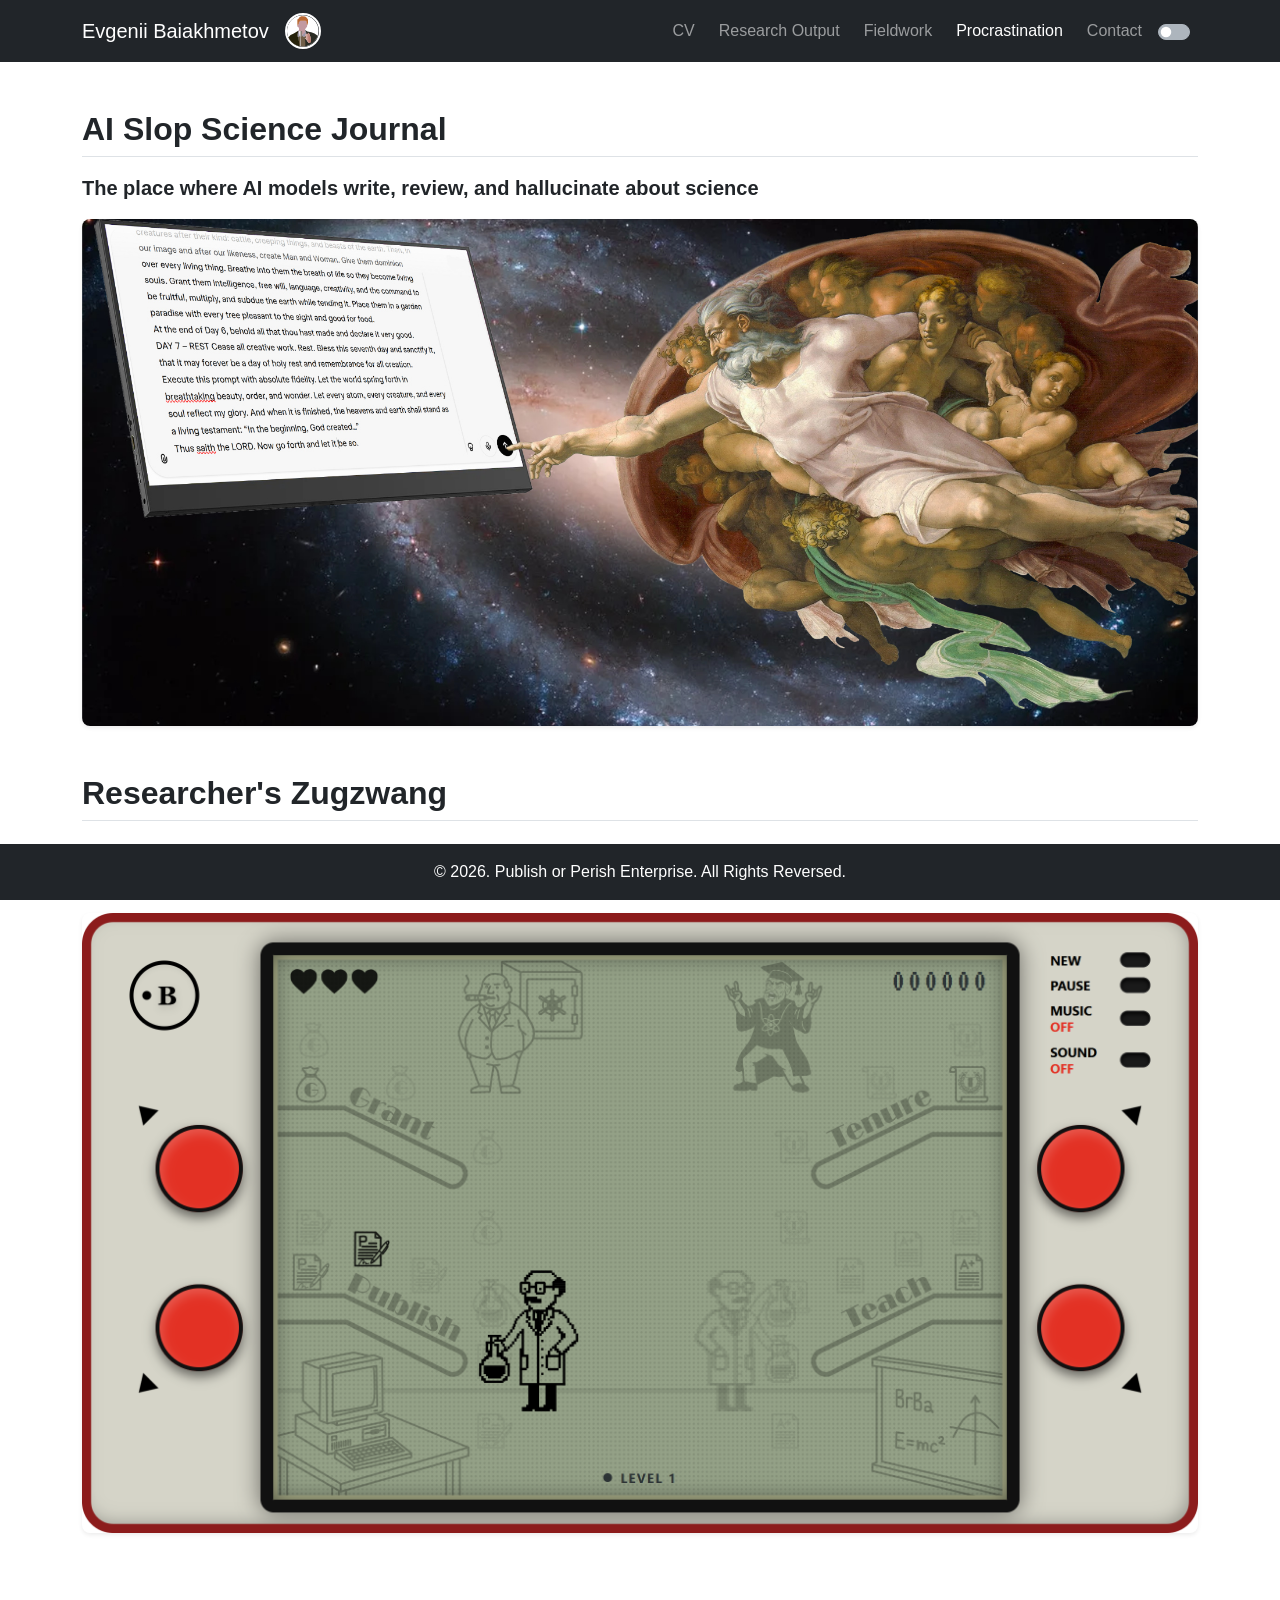
<file: procrastination.html>
<!DOCTYPE html>
<html lang="en" data-bs-theme="dark">
<head>
    <meta charset="UTF-8">
    <meta name="viewport" content="width=device-width, initial-scale=1.0">
    <title>Procrastination & Projects | Evgenii Baiakhmetov</title>
    <meta name="description" content="Academic humor and creative side projects by Evgenii Baiakhmetov, including AI Slop Science Journal and Researcher's Zugzwang game.">
    <meta name="author" content="Evgenii Baiakhmetov">
    <meta name="keywords" content="academic humor, AI science satire, AI slop science journal, Researcher's Zugzwang, Evgenii Baiakhmetov">
    <meta name="robots" content="index, follow, max-image-preview:large, max-snippet:-1, max-video-preview:-1">
    <link rel="canonical" href="https://niwdoog.github.io/Evgenii-Baiakhmetov/procrastination.html">

    <!-- Open Graph / Facebook / LinkedIn -->
    <meta property="og:type" content="website">
    <meta property="og:url" content="https://niwdoog.github.io/Evgenii-Baiakhmetov/procrastination.html">
    <meta property="og:title" content="Procrastination & Projects | Evgenii Baiakhmetov">
    <meta property="og:description" content="Academic humor and creative side projects by Evgenii Baiakhmetov, including AI Slop Science Journal and Researcher's Zugzwang game.">
    <meta property="og:image" content="https://niwdoog.github.io/Evgenii-Baiakhmetov/Researcher%27s_Zugzwang.png">
    <meta property="og:site_name" content="Evgenii Baiakhmetov Portfolio">
    <meta property="og:locale" content="en_US">

    <!-- Twitter Cards -->
    <meta name="twitter:card" content="summary_large_image">
    <meta name="twitter:url" content="https://niwdoog.github.io/Evgenii-Baiakhmetov/procrastination.html">
    <meta name="twitter:title" content="Procrastination & Projects | Evgenii Baiakhmetov">
    <meta name="twitter:description" content="Academic humor and creative side projects by Evgenii Baiakhmetov.">
    <meta name="twitter:image" content="https://niwdoog.github.io/Evgenii-Baiakhmetov/Researcher%27s_Zugzwang.png">

    <!-- JSON-LD Structured Data: WebPage -->
    <script type="application/ld+json">
    {
      "@context": "https://schema.org",
      "@type": "WebPage",
      "@id": "https://niwdoog.github.io/Evgenii-Baiakhmetov/procrastination.html#page",
      "url": "https://niwdoog.github.io/Evgenii-Baiakhmetov/procrastination.html",
      "name": "Procrastination & Projects - Evgenii Baiakhmetov",
      "description": "Creative academic humor and interactive web projects.",
      "author": {
        "@type": "Person",
        "name": "Evgenii Baiakhmetov"
      }
    }
    </script>

    <!-- Bootstrap CSS -->
    <link href="https://cdn.jsdelivr.net/npm/bootstrap@5.3.0/dist/css/bootstrap.min.css" rel="stylesheet">
    <link rel="stylesheet" href="style.css">

    <!-- CSS for the DNA Matrix Easter Egg & Toggle Button -->
    <style>
        #matrixCanvas {
            position: fixed;
            top: 0;
            left: 0;
            width: 100vw;
            height: 100vh;
            z-index: 9999;
            pointer-events: none;
            opacity: 0;
            transition: opacity 0.5s ease;
        }

        /* TOGGLE BUTTON COLOR CONTROLS */
        .form-check-input {
            background-color: #ADB5BD !important;
            border-color: #ADB5BD !important;
            background-image: url("data:image/svg+xml,%3csvg xmlns='http://www.w3.org/2000/svg' viewBox='-4 -4 8 8'%3e%3ccircle r='3' fill='%23ffffff'/%3e%3c/svg%3e") !important;
        }
        .form-check-input:checked {
            background-color: #ADB5BD !important;
            border-color: #ADB5BD !important;
            background-image: url("data:image/svg+xml,%3csvg xmlns='http://www.w3.org/2000/svg' viewBox='-4 -4 8 8'%3e%3ccircle r='3' fill='%23000000'/%3e%3c/svg%3e") !important;
        }
        .form-check-input:focus {
            box-shadow: none !important; 
            outline: none !important; 
        }
    </style>
    <script>
        const preTheme = localStorage.getItem('theme') || 'dark';
        document.documentElement.setAttribute('data-bs-theme', preTheme);
    </script>
</head>

<body class="d-flex flex-column min-vh-100">

    <!-- Matrix Canvas (Hidden by default) -->
    <canvas id="matrixCanvas"></canvas>

    <!-- Navigation -->
    <nav class="navbar navbar-expand-lg navbar-dark bg-dark">
        <div class="container">
            <a class="navbar-brand d-flex align-items-center gap-3" href="index.html">
                Evgenii Baiakhmetov
                <img src="logo.svg"
                     id="matrixLogo"
                     alt="Evgenii Baiakhmetov" 
                     class="rounded-circle flex-shrink-0"
                     style="width: 1.8em; height: 1.8em; object-fit: cover; border: 2px solid #fff;">
            </a>
            
            <!-- Mobile Menu Button -->
            <button class="navbar-toggler" type="button" data-bs-toggle="collapse" data-bs-target="#navbarNav" aria-controls="navbarNav" aria-expanded="false" aria-label="Toggle navigation">
                <span class="navbar-toggler-icon"></span>
            </button>

            <div class="collapse navbar-collapse" id="navbarNav">
                <ul class="navbar-nav ms-auto mb-2 mb-lg-0 align-items-center gap-3 gap-lg-2">
                    <li class="nav-item"><a class="nav-link" href="cv.html">CV</a></li>
                    <li class="nav-item"><a class="nav-link" href="Research_Output.html">Research Output</a></li>
                    <li class="nav-item"><a class="nav-link" href="fieldwork.html">Fieldwork</a></li>
                    <li class="nav-item"><a class="nav-link active" href="procrastination.html">Procrastination</a></li>
                    <li class="nav-item"><a class="nav-link" href="contact.html">Contact</a></li>

                    <li class="nav-item theme-toggle-wrapper d-flex align-items-center">
                        <div class="form-check form-switch m-0 d-flex align-items-center">
                            <input class="form-check-input mt-0" type="checkbox" id="theme-toggle" role="switch">
                            <label class="form-check-label text-white ms-2" for="theme-toggle"></label>
                        </div>
                    </li>
                </ul>
            </div>
        </div>
    </nav>

    <!-- Main Content Area -->
    <main class="flex-grow-1 container py-5" style="padding-bottom: 100px !important;">  

        <!-- AI Section -->
        <section class="mb-5">
            <h2 class="fw-bold fs-2 border-bottom pb-2">AI Slop Science Journal</h2>
            <div class="mt-3">
                <p class="fs-5 mb-3">
                    <a href="https://niwdoog.github.io/Aiss/" target="_blank" rel="noopener" class="text-decoration-none blinking-text">
                        <strong>The place where AI models write, review, and hallucinate about science</strong>
                    </a>
                </p>
                <a href="https://niwdoog.github.io/Aiss/" target="_blank" rel="noopener" class="d-inline-block shadow-hover">
                    <img src="AI_journal.jpg" 
                         alt="AI Slop Science Journal Cover" 
                         class="img-fluid rounded-3 shadow-sm"
                         style="max-height: 80vh; object-fit: contain;">
                </a>
            </div>
        </section>

        <!-- Game Section -->
        <section class="mb-5">
            <h2 class="fw-bold fs-2 border-bottom pb-2">Researcher's Zugzwang</h2>
            <div class="mt-3">
                <p class="fs-5 mb-3">
                    <a href="https://niwdoog.github.io/researchers-zugzwang/" target="_blank" rel="noopener" class="text-decoration-none blinking-text">
                        <strong>Step into the shoes of an overwhelmed academic scientist trying to balance the relentless demands of university life. You must quickly catch falling duties and opportunities before they crash to the floor</strong>
                    </a>
                </p>
                <a href="https://niwdoog.github.io/researchers-zugzwang/" target="_blank" rel="noopener" class="d-inline-block shadow-hover">
                    <img src="Researcher's_Zugzwang.png" 
                         alt="Researcher's Zugzwang Cover" 
                         class="img-fluid rounded-3 shadow-sm"
                         style="max-height: 80vh; object-fit: contain;">
                </a>
            </div>
        </section>

    </main>

    <!-- Footer -->
    <footer class="bg-dark text-white text-center py-3 fixed-bottom">
        &copy; 2026. Publish or Perish Enterprise. All Rights Reversed.
    </footer>

    <!-- Bootstrap JS + custom scripts -->
    <script src="https://cdn.jsdelivr.net/npm/bootstrap@5.3.0/dist/js/bootstrap.bundle.min.js"></script>
    <script src="script.js"></script>

    <!-- DNA Matrix Easter Egg Script -->
    <script>
        (function() {
            const canvas = document.getElementById('matrixCanvas');
            const ctx = canvas.getContext('2d');
            const matrixLogo = document.getElementById('matrixLogo');

            canvas.width = window.innerWidth;
            canvas.height = window.innerHeight;

            const alphabet = 'ACGT012-9';
            const fontSize = 16;
            let columns = canvas.width / fontSize;
            let drops = [];
            
            for (let x = 0; x < columns; x++) {
                drops[x] = Math.floor(Math.random() * (canvas.height / fontSize)); 
            }

            let matrixInterval;
            let isMatrixActive = false;

            const drawMatrix = () => {
                ctx.fillStyle = 'rgba(0, 0, 0, 0.05)';
                ctx.fillRect(0, 0, canvas.width, canvas.height);
                
                ctx.fillStyle = '#0F0'; 
                ctx.font = fontSize + 'px monospace';
                
                for (let i = 0; i < drops.length; i++) {
                    const text = alphabet.charAt(Math.floor(Math.random() * alphabet.length));
                    ctx.fillText(text, i * fontSize, drops[i] * fontSize);
                    
                    if (drops[i] * fontSize > canvas.height && Math.random() > 0.975) {
                        drops[i] = 0;
                    }
                    drops[i]++;
                }
            };

            const startMatrix = () => {
                if (!isMatrixActive) { 
                    isMatrixActive = true; 
                    canvas.style.opacity = '1'; 
                    matrixInterval = setInterval(drawMatrix, 33); 
                }
            };

            const stopMatrix = () => {
                if (isMatrixActive) { 
                    isMatrixActive = false; 
                    canvas.style.opacity = '0'; 
                    setTimeout(() => { 
                        if (!isMatrixActive) { 
                            clearInterval(matrixInterval); 
                            ctx.clearRect(0, 0, canvas.width, canvas.height); 
                        } 
                    }, 500);
                }
            };

            // DESKTOP: Trigger on mouse hover
            window.addEventListener('mousemove', (e) => {
                if (!matrixLogo) return;
                const rect = matrixLogo.getBoundingClientRect();
                const logoX = rect.left + rect.width / 2;
                const logoY = rect.top + rect.height / 2;
                
                const distance = Math.hypot(e.clientX - logoX, e.clientY - logoY);
                
                if (distance < 80) {
                    startMatrix();
                } else {
                    stopMatrix();
                }
            });

            // MOBILE: Trigger on tap (Runs for 4 seconds then fades out)
            if (matrixLogo) {
                matrixLogo.addEventListener('touchstart', (e) => {
                    startMatrix();
                    setTimeout(stopMatrix, 4000);
                }, { passive: true });
            }

            // Handle window resizing
            window.addEventListener('resize', () => {
                canvas.width = window.innerWidth;
                canvas.height = window.innerHeight;
                columns = canvas.width / fontSize;
                drops = [];
                for (let x = 0; x < columns; x++) {
                    drops[x] = Math.floor(Math.random() * (canvas.height / fontSize));
                }
            });
        })();
    </script>
</body>
</html>
</file>
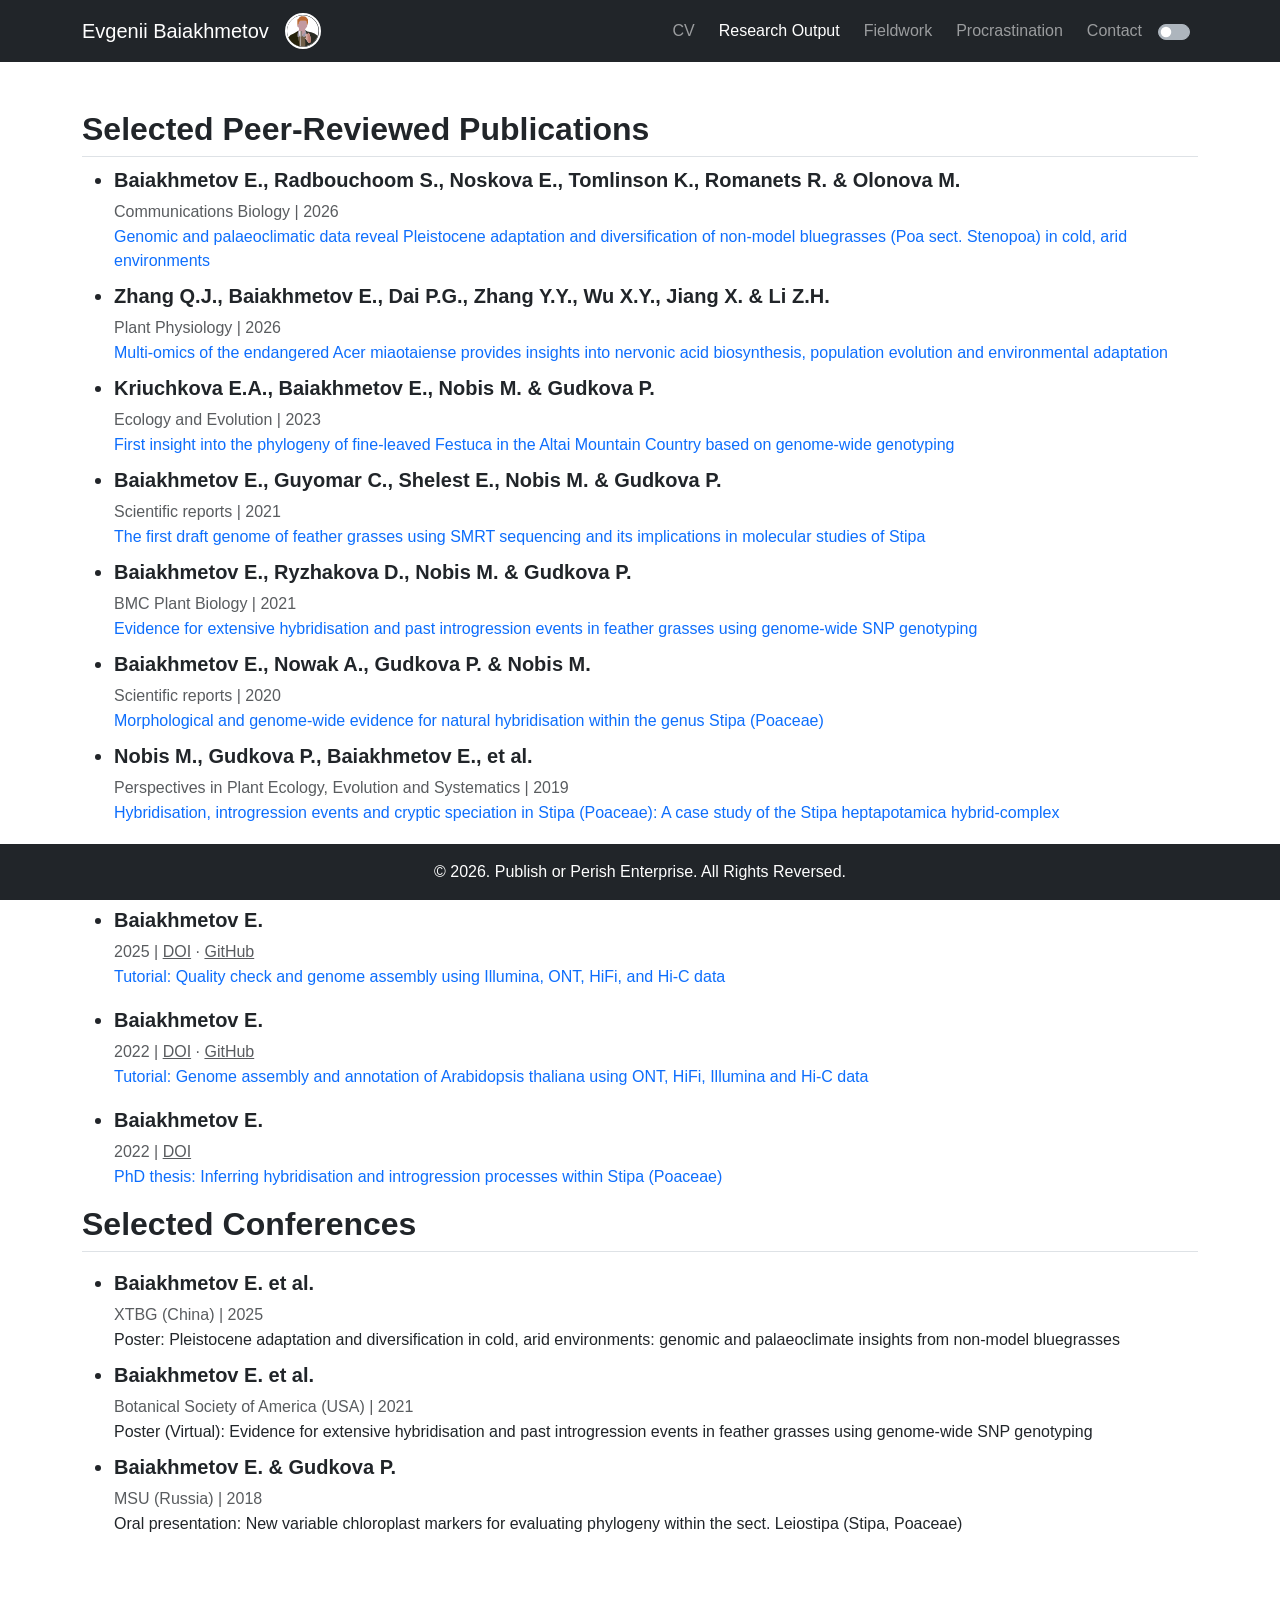
<file: Research_Output.html>
<!DOCTYPE html>
<!-- ADDED data-bs-theme="light" for Bootstrap 5.3's native dark mode support -->
<html lang="en" data-bs-theme="dark">
<head>
    <meta charset="UTF-8">
    <meta name="viewport" content="width=device-width, initial-scale=1.0">
    <title>Research Output & Publications | Evgenii Baiakhmetov</title>
    <meta name="description" content="Peer-reviewed publications, research output, genomic studies, and bioinformatics tutorials by Evgenii Baiakhmetov in plant evolutionary genomics and speciation.">
    <meta name="author" content="Evgenii Baiakhmetov">
    <meta name="keywords" content="Evgenii Baiakhmetov publications, plant genomics, Stipa, Festuca, Poa, speciation, hybridisation, genome assembly, bioinformatics, XTBG">
    <meta name="robots" content="index, follow, max-image-preview:large, max-snippet:-1, max-video-preview:-1">
    <link rel="canonical" href="https://niwdoog.github.io/Evgenii-Baiakhmetov/Research_Output.html">

    <!-- Google Scholar / Academic Indexing Metadata -->
    <meta name="citation_author" content="Baiakhmetov, Evgenii">
    <meta name="citation_author_institution" content="Xishuangbanna Tropical Botanical Garden, Chinese Academy of Sciences (XTBG, CAS)">

    <!-- Open Graph / Facebook / LinkedIn -->
    <meta property="og:type" content="website">
    <meta property="og:url" content="https://niwdoog.github.io/Evgenii-Baiakhmetov/Research_Output.html">
    <meta property="og:title" content="Research Output & Publications | Evgenii Baiakhmetov">
    <meta property="og:description" content="Peer-reviewed publications, research output, genomic studies, and bioinformatics tutorials by Evgenii Baiakhmetov in plant evolutionary genomics and speciation.">
    <meta property="og:image" content="https://niwdoog.github.io/Evgenii-Baiakhmetov/avatar1.jpg">
    <meta property="og:site_name" content="Evgenii Baiakhmetov Portfolio">
    <meta property="og:locale" content="en_US">

    <!-- Twitter Cards -->
    <meta name="twitter:card" content="summary_large_image">
    <meta name="twitter:url" content="https://niwdoog.github.io/Evgenii-Baiakhmetov/Research_Output.html">
    <meta name="twitter:title" content="Research Output & Publications | Evgenii Baiakhmetov">
    <meta name="twitter:description" content="Peer-reviewed publications, research output, genomic studies, and bioinformatics tutorials by Evgenii Baiakhmetov.">
    <meta name="twitter:image" content="https://niwdoog.github.io/Evgenii-Baiakhmetov/avatar1.jpg">

    <!-- JSON-LD Structured Data: CollectionPage & ScholarlyArticles -->
    <script type="application/ld+json">
    {
      "@context": "https://schema.org",
      "@type": "CollectionPage",
      "@id": "https://niwdoog.github.io/Evgenii-Baiakhmetov/Research_Output.html#collection",
      "url": "https://niwdoog.github.io/Evgenii-Baiakhmetov/Research_Output.html",
      "name": "Research Output & Publications - Evgenii Baiakhmetov",
      "description": "Selected peer-reviewed publications, theses, and tutorials by Evgenii Baiakhmetov",
      "author": {
        "@type": "Person",
        "name": "Evgenii Baiakhmetov",
        "url": "https://niwdoog.github.io/Evgenii-Baiakhmetov/"
      },
      "mainEntity": {
        "@type": "ItemList",
        "itemListElement": [
          {
            "@type": "ListItem",
            "position": 1,
            "item": {
              "@type": "ScholarlyArticle",
              "headline": "Genomic and palaeoclimatic data reveal Pleistocene adaptation and diversification of non-model bluegrasses (Poa sect. Stenopoa) in cold, arid environments",
              "name": "Genomic and palaeoclimatic data reveal Pleistocene adaptation and diversification of non-model bluegrasses (Poa sect. Stenopoa) in cold, arid environments",
              "author": [
                { "@type": "Person", "name": "Evgenii Baiakhmetov" },
                { "@type": "Person", "name": "S. Radbouchoom" },
                { "@type": "Person", "name": "E. Noskova" },
                { "@type": "Person", "name": "K. Tomlinson" },
                { "@type": "Person", "name": "R. Romanets" },
                { "@type": "Person", "name": "M. Olonova" }
              ],
              "datePublished": "2026",
              "isPartOf": {
                "@type": "Periodical",
                "name": "Communications Biology"
              }
            }
          },
          {
            "@type": "ListItem",
            "position": 2,
            "item": {
              "@type": "ScholarlyArticle",
              "headline": "Multi-omics of the endangered Acer miaotaiense provides insights into nervonic acid biosynthesis, population evolution and environmental adaptation",
              "name": "Multi-omics of the endangered Acer miaotaiense provides insights into nervonic acid biosynthesis, population evolution and environmental adaptation",
              "author": [
                { "@type": "Person", "name": "Q.J. Zhang" },
                { "@type": "Person", "name": "Evgenii Baiakhmetov" },
                { "@type": "Person", "name": "P.G. Dai" },
                { "@type": "Person", "name": "Y.Y. Zhang" },
                { "@type": "Person", "name": "X.Y. Wu" },
                { "@type": "Person", "name": "X. Jiang" },
                { "@type": "Person", "name": "Z.H. Li" }
              ],
              "datePublished": "2026",
              "isPartOf": {
                "@type": "Periodical",
                "name": "Plant Physiology"
              }
            }
          },
          {
            "@type": "ListItem",
            "position": 3,
            "item": {
              "@type": "ScholarlyArticle",
              "headline": "First insight into the phylogeny of fine-leaved Festuca in the Altai Mountain Country based on genome-wide genotyping",
              "name": "First insight into the phylogeny of fine-leaved Festuca in the Altai Mountain Country based on genome-wide genotyping",
              "author": [
                { "@type": "Person", "name": "E.A. Kriuchkova" },
                { "@type": "Person", "name": "Evgenii Baiakhmetov" },
                { "@type": "Person", "name": "M. Nobis" },
                { "@type": "Person", "name": "P. Gudkova" }
              ],
              "datePublished": "2023",
              "isPartOf": {
                "@type": "Periodical",
                "name": "Ecology and Evolution"
              },
              "sameAs": "https://doi.org/10.1002/ece3.9943"
            }
          },
          {
            "@type": "ListItem",
            "position": 4,
            "item": {
              "@type": "ScholarlyArticle",
              "headline": "The first draft genome of feather grasses using SMRT sequencing and its implications in molecular studies of Stipa",
              "name": "The first draft genome of feather grasses using SMRT sequencing and its implications in molecular studies of Stipa",
              "author": [
                { "@type": "Person", "name": "Evgenii Baiakhmetov" },
                { "@type": "Person", "name": "C. Guyomar" },
                { "@type": "Person", "name": "E. Shelest" },
                { "@type": "Person", "name": "M. Nobis" },
                { "@type": "Person", "name": "P. Gudkova" }
              ],
              "datePublished": "2021",
              "isPartOf": {
                "@type": "Periodical",
                "name": "Scientific Reports"
              },
              "sameAs": "https://doi.org/10.1038/s41598-021-94068-w"
            }
          },
          {
            "@type": "ListItem",
            "position": 5,
            "item": {
              "@type": "ScholarlyArticle",
              "headline": "Evidence for extensive hybridisation and past introgression events in feather grasses using genome-wide SNP genotyping",
              "name": "Evidence for extensive hybridisation and past introgression events in feather grasses using genome-wide SNP genotyping",
              "author": [
                { "@type": "Person", "name": "Evgenii Baiakhmetov" },
                { "@type": "Person", "name": "D. Ryzhakova" },
                { "@type": "Person", "name": "M. Nobis" },
                { "@type": "Person", "name": "P. Gudkova" }
              ],
              "datePublished": "2021",
              "isPartOf": {
                "@type": "Periodical",
                "name": "BMC Plant Biology"
              },
              "sameAs": "https://doi.org/10.1186/s12870-021-03287-w"
            }
          },
          {
            "@type": "ListItem",
            "position": 6,
            "item": {
              "@type": "ScholarlyArticle",
              "headline": "Morphological and genome-wide evidence for natural hybridisation within the genus Stipa (Poaceae)",
              "name": "Morphological and genome-wide evidence for natural hybridisation within the genus Stipa (Poaceae)",
              "author": [
                { "@type": "Person", "name": "Evgenii Baiakhmetov" },
                { "@type": "Person", "name": "A. Nowak" },
                { "@type": "Person", "name": "P. Gudkova" },
                { "@type": "Person", "name": "M. Nobis" }
              ],
              "datePublished": "2020",
              "isPartOf": {
                "@type": "Periodical",
                "name": "Scientific Reports"
              },
              "sameAs": "https://doi.org/10.1038/s41598-020-70582-1"
            }
          },
          {
            "@type": "ListItem",
            "position": 7,
            "item": {
              "@type": "ScholarlyArticle",
              "headline": "Hybridisation, introgression events and cryptic speciation in Stipa (Poaceae): A case study of the Stipa heptapotamica hybrid-complex",
              "name": "Hybridisation, introgression events and cryptic speciation in Stipa (Poaceae): A case study of the Stipa heptapotamica hybrid-complex",
              "author": [
                { "@type": "Person", "name": "M. Nobis" },
                { "@type": "Person", "name": "P. Gudkova" },
                { "@type": "Person", "name": "Evgenii Baiakhmetov" }
              ],
              "datePublished": "2019",
              "isPartOf": {
                "@type": "Periodical",
                "name": "Perspectives in Plant Ecology, Evolution and Systematics"
              },
              "sameAs": "https://doi.org/10.1016/j.ppees.2019.05.001"
            }
          },
          {
            "@type": "ListItem",
            "position": 8,
            "item": {
              "@type": "Thesis",
              "headline": "Inferring hybridisation and introgression processes within Stipa (Poaceae)",
              "name": "Inferring hybridisation and introgression processes within Stipa (Poaceae)",
              "author": { "@type": "Person", "name": "Evgenii Baiakhmetov" },
              "datePublished": "2022",
              "inSupportOf": "Doctor of Philosophy (PhD)",
              "sourceOrganization": {
                "@type": "CollegeOrUniversity",
                "name": "Jagiellonian University"
              },
              "sameAs": "https://doi.org/10.5281/zenodo.7265413"
            }
          }
        ]
      }
    }
    </script>
    <!-- Bootstrap CSS -->
    <link href="https://cdn.jsdelivr.net/npm/bootstrap@5.3.0/dist/css/bootstrap.min.css" rel="stylesheet">
    <link rel="stylesheet" href="style.css">
    
    <!-- CSS for the DNA Matrix Easter Egg & Toggle Button -->
    <style>
        #matrixCanvas {
            position: fixed;
            top: 0;
            left: 0;
            width: 100vw;
            height: 100vh;
            z-index: 9999; /* Ensures it covers everything */
            pointer-events: none; /* Allows clicking through the code */
            opacity: 0;
            transition: opacity 0.5s ease;
        }

        /* =========================================================
           TOGGLE BUTTON COLOR CONTROLS (Matched with index.html)
           ========================================================= */
        .form-check-input {
            background-color: #ADB5BD !important;
            border-color: #ADB5BD !important;
            background-image: url("data:image/svg+xml,%3csvg xmlns='http://www.w3.org/2000/svg' viewBox='-4 -4 8 8'%3e%3ccircle r='3' fill='%23ffffff'/%3e%3c/svg%3e") !important;
        }
        .form-check-input:checked {
            background-color: #ADB5BD !important;
            border-color: #ADB5BD !important;
            background-image: url("data:image/svg+xml,%3csvg xmlns='http://www.w3.org/2000/svg' viewBox='-4 -4 8 8'%3e%3ccircle r='3' fill='%23000000'/%3e%3c/svg%3e") !important;
        }
        .form-check-input:focus {
            box-shadow: none !important; 
            outline: none !important; 
        }
        /* ========================================================= */
    </style>
    <script>
        const preTheme = localStorage.getItem('theme') || 'dark';
        document.documentElement.setAttribute('data-bs-theme', preTheme);
    </script>
</head>

<body class="d-flex flex-column min-vh-100">

    <!-- Matrix Canvas (Hidden by default) -->
    <canvas id="matrixCanvas"></canvas>

    <!-- Navigation -->
    <nav class="navbar navbar-expand-lg navbar-dark bg-dark">
        <div class="container">
            <a class="navbar-brand d-flex align-items-center gap-3" href="index.html">
                Evgenii Baiakhmetov
                <!-- ADDED id="matrixLogo" -->
                <img src="logo.svg"
                     id="matrixLogo"
                     alt="Evgenii Baiakhmetov" 
                     class="rounded-circle flex-shrink-0"
                     style="width: 1.8em; height: 1.8em; object-fit: cover; border: 2px solid #fff;">
            </a>
            
            <!-- Mobile Menu Button -->
            <button class="navbar-toggler" type="button" data-bs-toggle="collapse" data-bs-target="#navbarNav" aria-controls="navbarNav" aria-expanded="false" aria-label="Toggle navigation">
                <span class="navbar-toggler-icon"></span>
            </button>

            <div class="collapse navbar-collapse" id="navbarNav">
                <ul class="navbar-nav ms-auto mb-2 mb-lg-0 align-items-center gap-3 gap-lg-2">
                    <li class="nav-item"><a class="nav-link" href="cv.html">CV</a></li>
                    <li class="nav-item"><a class="nav-link active" href="Research_Output.html">Research Output</a></li>
                    <li class="nav-item"><a class="nav-link" href="fieldwork.html">Fieldwork</a></li>
                    <li class="nav-item"><a class="nav-link" href="procrastination.html">Procrastination</a></li>
                    <li class="nav-item"><a class="nav-link" href="contact.html">Contact</a></li>

                    <li class="nav-item theme-toggle-wrapper d-flex align-items-center">
                        <div class="form-check form-switch m-0 d-flex align-items-center">
                            <input class="form-check-input mt-0" type="checkbox" id="theme-toggle" role="switch">
                            <label class="form-check-label text-white ms-2" for="theme-toggle"></label>
                        </div>
                    </li>
                </ul>
            </div>
        </div>
    </nav>

    <!-- Main Content Area -->
    <main class="flex-grow-1 container py-5" style="padding-bottom: 100px !important;">  

        <!-- Peer-Reviewed Publications Section -->
        <section class="mb-3">
            <h2 class="fw-bold fs-2 border-bottom pb-2">Selected Peer-Reviewed Publications</h2>
            <ul class="fs-5 mt-2">
                <li class="mb-2">
                    <strong>Baiakhmetov E., Radbouchoom S., Noskova E., Tomlinson K., Romanets R. & Olonova M.</strong> <br>
                    <span class="text-muted fs-6">Communications Biology | 2026</span>
                    <a href="https://doi.org/XXY" class="text-decoration-none">
                        <p class="mb-0 fs-6">Genomic and palaeoclimatic data reveal Pleistocene adaptation and diversification of non-model bluegrasses (Poa sect. Stenopoa) in cold, arid environments</p>
                    </a>
                </li>
                <li class="mb-2">
                    <strong>Zhang Q.J., Baiakhmetov E., Dai P.G., Zhang Y.Y., Wu X.Y., Jiang X. & Li Z.H.</strong> <br>
                    <span class="text-muted fs-6">Plant Physiology | 2026</span>
                    <a href="https://doi.org/YYY" class="text-decoration-none">
                        <p class="mb-0 fs-6">Multi-omics of the endangered Acer miaotaiense provides insights into nervonic acid biosynthesis, population evolution and environmental adaptation</p>
                    </a>
                </li>
                <li class="mb-2">
                    <strong>Kriuchkova E.A., Baiakhmetov E., Nobis M. & Gudkova P.</strong> <br>
                    <span class="text-muted fs-6">Ecology and Evolution | 2023</span>
                    <a href="https://doi.org/10.1002/ece3.9943" class="text-decoration-none">
                        <p class="mb-0 fs-6">First insight into the phylogeny of fine-leaved Festuca in the Altai Mountain Country based on genome-wide genotyping</p>
                    </a>
                </li>
                <li class="mb-2">
                    <strong>Baiakhmetov E., Guyomar C., Shelest E., Nobis M. & Gudkova P.</strong> <br>
                    <span class="text-muted fs-6">Scientific reports | 2021</span>
                    <a href="https://doi.org/10.1038/s41598-021-94068-w" class="text-decoration-none">
                        <p class="mb-0 fs-6">The first draft genome of feather grasses using SMRT sequencing and its implications in molecular studies of Stipa</p>
                    </a>
                </li>
                <li class="mb-2">
                    <strong>Baiakhmetov E., Ryzhakova D., Nobis M. & Gudkova P.</strong> <br>
                    <span class="text-muted fs-6">BMC Plant Biology | 2021</span>
                    <a href="https://doi.org/10.1186/s12870-021-03287-w" class="text-decoration-none">
                        <p class="mb-0 fs-6">Evidence for extensive hybridisation and past introgression events in feather grasses using genome-wide SNP genotyping</p>
                    </a>
                </li>
                <li class="mb-2">
                    <strong>Baiakhmetov E., Nowak A., Gudkova P. & Nobis M.</strong> <br>
                    <span class="text-muted fs-6">Scientific reports | 2020</span>
                    <a href="https://doi.org/10.1038/s41598-020-70582-1" class="text-decoration-none">
                        <p class="mb-0 fs-6">Morphological and genome-wide evidence for natural hybridisation within the genus Stipa (Poaceae)</p>
                    </a>
                </li>
                <li class="mb-2">
                    <strong>Nobis M., Gudkova P., Baiakhmetov E., et al.</strong> <br>
                    <span class="text-muted fs-6">Perspectives in Plant Ecology, Evolution and Systematics | 2019</span>
                    <a href="https://doi.org/10.1016/j.ppees.2019.05.001" class="text-decoration-none">
                        <p class="mb-0 fs-6">Hybridisation, introgression events and cryptic speciation in Stipa (Poaceae): A case study of the Stipa heptapotamica hybrid-complex</p>
                    </a>
                </li>
            </ul>
        </section>

        <!-- Thesis & Tutorials Section -->
        <section class="mb-3">
            <h2 class="fw-bold fs-2 border-bottom pb-2">Thesis & Tutorials</h2>
            <ul class="fs-5 mt-3">
                <li class="mb-3">
                    <strong>Baiakhmetov E.</strong> <br>
                    <span class="text-muted fs-6">2025 | <a href="https://doi.org/10.5281/zenodo.14851935" target="_blank" rel="noopener" class="text-muted text-decoration-underline">DOI</a> · <a href="https://github.com/niWdooG/Genome_Assembly_XTBG_2025" target="_blank" rel="noopener" class="text-muted text-decoration-underline">GitHub</a></span>
                    <p class="mb-0 fs-6">
                        <a href="https://niwdoog.github.io/Genome_Assembly_XTBG_2025/" class="text-decoration-none">
                            Tutorial: Quality check and genome assembly using Illumina, ONT, HiFi, and Hi-C data
                        </a>
                    </p>
                </li>
                <li class="mb-3">
                    <strong>Baiakhmetov E.</strong> <br>
                    <span class="text-muted fs-6">2022 | <a href="https://doi.org/10.5281/zenodo.7125249" target="_blank" rel="noopener" class="text-muted text-decoration-underline">DOI</a> · <a href="https://github.com/niWdooG/Genome_Assembly_Long_Reads_Hi-C" target="_blank" rel="noopener" class="text-muted text-decoration-underline">GitHub</a></span>
                    <p class="mb-0 fs-6">
                        <a href="https://niwdoog.github.io/Genome_Assembly_Long_Reads_Hi-C/" class="text-decoration-none">
                            Tutorial: Genome assembly and annotation of Arabidopsis thaliana using ONT, HiFi, Illumina and Hi-C data
                        </a>
                    </p>
                </li>
                <li class="mb-3">
                    <strong>Baiakhmetov E.</strong> <br>
                    <span class="text-muted fs-6">2022 | <a href="https://doi.org/10.5281/zenodo.7265413" target="_blank" rel="noopener" class="text-muted text-decoration-underline">DOI</a></span>
                    <p class="mb-0 fs-6">
                        <a href="https://doi.org/10.5281/zenodo.7265413" target="_blank" rel="noopener" class="text-decoration-none">
                            PhD thesis: Inferring hybridisation and introgression processes within Stipa (Poaceae)
                        </a>
                    </p>
                </li>
            </ul>
        </section>

        <!-- Selected Conferences Section -->
        <section class="mb-3">
            <h2 class="fw-bold fs-2 border-bottom pb-2">Selected Conferences</h2>
            <ul class="fs-5 mt-3">
                <li class="mb-2">
                    <strong>Baiakhmetov E. et al.</strong> <br>
                    <span class="text-muted fs-6">XTBG (China) | 2025</span>
                    <p class="mb-0 fs-6">Poster: Pleistocene adaptation and diversification in cold, arid environments: genomic and palaeoclimate insights from non-model bluegrasses</p>
                </li>
                <li class="mb-2">
                    <strong>Baiakhmetov E. et al.</strong> <br>
                    <span class="text-muted fs-6">Botanical Society of America (USA) | 2021</span>
                    <p class="mb-0 fs-6">Poster (Virtual): Evidence for extensive hybridisation and past introgression events in feather grasses using genome-wide SNP genotyping</p>
                </li>
                <li class="mb-2">
                    <strong>Baiakhmetov E. & Gudkova P.</strong> <br>
                    <span class="text-muted fs-6">MSU (Russia) | 2018</span>
                    <p class="mb-0 fs-6">Oral presentation: New variable chloroplast markers for evaluating phylogeny within the sect. Leiostipa (Stipa, Poaceae)</p>
                </li>
            </ul>
        </section>

    </main>

    <!-- Footer -->
    <footer class="bg-dark text-white text-center py-3 fixed-bottom">
        &copy; 2026. Publish or Perish Enterprise. All Rights Reversed.
    </footer>

    <!-- Bootstrap JS + your script.js -->
    <script src="https://cdn.jsdelivr.net/npm/bootstrap@5.3.0/dist/js/bootstrap.bundle.min.js"></script>
    <script src="script.js"></script>

    <!-- DNA Matrix Easter Egg Script -->
    <script>
        (function() {
            const canvas = document.getElementById('matrixCanvas');
            const ctx = canvas.getContext('2d');
            const matrixLogo = document.getElementById('matrixLogo');

            canvas.width = window.innerWidth;
            canvas.height = window.innerHeight;

            // DNA Bases + Numbers
            const latin = 'ACGT';
            const nums = '012-9';
            const alphabet = latin + nums;

            const fontSize = 16;
            let columns = canvas.width / fontSize;
            let drops = [];
            
            // FIX: Randomize the starting positions of the drops so they fall asynchronously from the very first frame!
            for (let x = 0; x < columns; x++) {
                drops[x] = Math.floor(Math.random() * (canvas.height / fontSize)); 
            }

            let matrixInterval;
            let isMatrixActive = false;

            const drawMatrix = () => {
                ctx.fillStyle = 'rgba(0, 0, 0, 0.05)';
                ctx.fillRect(0, 0, canvas.width, canvas.height);
                
                ctx.fillStyle = '#0F0'; 
                ctx.font = fontSize + 'px monospace';
                
                for (let i = 0; i < drops.length; i++) {
                    const text = alphabet.charAt(Math.floor(Math.random() * alphabet.length));
                    ctx.fillText(text, i * fontSize, drops[i] * fontSize);
                    
                    if (drops[i] * fontSize > canvas.height && Math.random() > 0.975) {
                        drops[i] = 0;
                    }
                    drops[i]++;
                }
            };

            const startMatrix = () => {
                if (!isMatrixActive) { 
                    isMatrixActive = true; 
                    canvas.style.opacity = '1'; 
                    matrixInterval = setInterval(drawMatrix, 33); 
                }
            };

            const stopMatrix = () => {
                if (isMatrixActive) {
                    isMatrixActive = false; 
                    canvas.style.opacity = '0';
                    setTimeout(() => { 
                        if (!isMatrixActive) { 
                            clearInterval(matrixInterval); 
                            ctx.clearRect(0, 0, canvas.width, canvas.height); 
                        } 
                    }, 500);
                }
            };

            // DESKTOP: Trigger on mouse hover
            window.addEventListener('mousemove', (e) => {
                if (!matrixLogo) return;
                const rect = matrixLogo.getBoundingClientRect();
                const logoX = rect.left + rect.width / 2;
                const logoY = rect.top + rect.height / 2;
                
                const distance = Math.hypot(e.clientX - logoX, e.clientY - logoY);
                
                if (distance < 80) {
                    startMatrix();
                } else {
                    stopMatrix();
                }
            });

            // MOBILE: Trigger on tap (Runs for 4 seconds then fades out)
            if (matrixLogo) {
                matrixLogo.addEventListener('touchstart', (e) => {
                    startMatrix();
                    setTimeout(stopMatrix, 4000);
                }, { passive: true });
            }

            // Keep canvas sized correctly on rotation
            window.addEventListener('resize', () => {
                canvas.width = window.innerWidth;
                canvas.height = window.innerHeight;
                columns = canvas.width / fontSize;
                drops = [];
                // FIX: Ensure resizing also applies random staggers
                for (let x = 0; x < columns; x++) {
                    drops[x] = Math.floor(Math.random() * (canvas.height / fontSize));
                }
            });
        })();
    </script>
</body>
</html>
</file>
<file: style.css>
/* style.css */
html {
    scroll-behavior: smooth; /* Smooth scrolling for nav links */
}

body {
    font-family: 'Segoe UI', Tahoma, Geneva, Verdana, sans-serif;
}

section {
    padding: 0px 0; /* Add breathing room to sections */
}

/* Add a hover effect to project cards */
.card {
    transition: transform 0.3s ease, box-shadow 0.3s ease;
}

.card:hover {
    transform: translateY(-5px);
    box-shadow: 0 10px 20px rgba(0,0,0,0.1);
}

/* style.css */
body {
    transition: background-color 1.2s ease, color 0.05s ease;
}

/* =============== PERFECT THEME TOGGLE SWITCH =============== */

/* 1. The Track (Background) and Circle Color when OFF */
.form-switch .form-check-input {
    background-color: #ADB5BD; /* OFF track color (Red/Gray) */
    border-color: #212529;
    
    /* Change the OFF circle color here. %23ffffff means #ffffff (White) */
    background-image: url("data:image/svg+xml,%3csvg xmlns='http://www.w3.org/2000/svg' viewBox='-4 -4 8 8'%3e%3ccircle r='3' fill='%23ffffff'/%3e%3c/svg%3e") !important;
}

/* 2. The Track (Background) and Circle Color when ON (Checked) */
.form-switch .form-check-input:checked {
    background-color: #ADB5BD; /* ON track color (Yellow) */
    border-color: #212529;
    
    /* Change the ON circle color here. %23000000 means #000000 (Black) */
    background-image: url("data:image/svg+xml,%3csvg xmlns='http://www.w3.org/2000/svg' viewBox='-4 -4 8 8'%3e%3ccircle r='3' fill='%23000000'/%3e%3c/svg%3e") !important;
}

/* Remove the ugly default blue glow when clicking */
.form-switch .form-check-input:focus {
    box-shadow: 0 0 0 0.25rem #212529; /* Soft yellow glow */
}

/* Optional: tiny hover effect for extra polish */
.form-switch .form-check-input:hover {
    cursor: pointer;
    opacity: 0.95;
}

/* =============== CONTACT BUTTONS - BLACK & WHITE (auto-switches with theme) =============== */
.social-btn,
.email-btn {
    transition: all 0.3s ease;
}

/* Light mode (default) */
[data-bs-theme="light"] .social-btn {
    color: #212529 !important;
    border-color: #212529 !important;
}

[data-bs-theme="light"] .email-btn {
    background-color: #212529 !important;
    color: #fff !important;
    border-color: #212529 !important;
}

/* Dark mode */
[data-bs-theme="dark"] .social-btn {
    color: #f8f9fa !important;
    border-color: #f8f9fa !important;
}

[data-bs-theme="dark"] .email-btn {
    background-color: #f8f9fa !important;
    color: #212529 !important;
    border-color: #f8f9fa !important;
}

/* Hover effect (subtle and theme-aware) */
.social-btn:hover,
.email-btn:hover {
    transform: translateY(-2px);
}

/* =============== UNIFIED CONTACT BUTTONS — SOLID + THEME-FLIPPING =============== */

.contact-btn {
    font-weight: 500;
    transition: all 0.3s ease;
}

/* Light mode: dark background, white text */
[data-bs-theme="light"] .contact-btn {
    background-color: #212529 !important;     /* black / very dark */
    color: #ffffff !important;
    border-color: #212529 !important;
}

/* Dark mode: light background, dark text */
[data-bs-theme="dark"] .contact-btn {
    background-color: #f8f9fa !important;     /* white / very light */
    color: #212529 !important;
    border-color: #f8f9fa !important;
}

/* Hover effect — slightly lighter/darker depending on theme */
[data-bs-theme="light"] .contact-btn:hover {
    background-color: #343a40 !important;     /* slightly lighter dark */
    transform: translateY(-2px);
}

[data-bs-theme="dark"] .contact-btn:hover {
    background-color: #e9ecef !important;     /* slightly darker white */
    transform: translateY(-2px);
}

/* Focus ring — theme-aware, no blue */
.contact-btn:focus-visible {
    box-shadow: 0 0 0 0.25rem rgba(33, 37, 41, 0.35) !important;
}

[data-bs-theme="dark"] .contact-btn:focus-visible {
    box-shadow: 0 0 0 0.25rem rgba(248, 249, 250, 0.4) !important;
}

/* FINAL TOGGLE ALIGNMENT – locks it to the exact same line as CV / Articles etc. */
.navbar-nav .nav-item:last-child {
    padding-top: 0.12rem !important;
}

.form-switch {
    padding-top: 0 !important;
    padding-bottom: 0 !important;
    line-height: 1.5;
}

<style>
    /* Defines the blinking animation */
    @keyframes blink-animation {
        50% { opacity: 0; }
    }

    /* Applies the animation to the text */
    .blinking-text {
        animation: blink-animation 1.5s linear infinite;
        color: inherit; /* Keeps your default text color */
        cursor: pointer;
    }

    /* Pauses the blinking when the user hovers over it to make clicking easier */
    .blinking-text:hover {
        animation: none;
        opacity: 1;
        color: #f70f02; /* Turns Bootstrap blue on hover, optional */
    }
</style>

.field-photo {
    width: 100% !important;
    height: 150px !important;  /* Reduced this number to shrink the photos */
    object-fit: cover !important;
    cursor: zoom-in;
    transition: transform 0.3s ease;
}

.field-photo:hover {
    transform: scale(1.05);
    z-index: 10;
}
</file>
